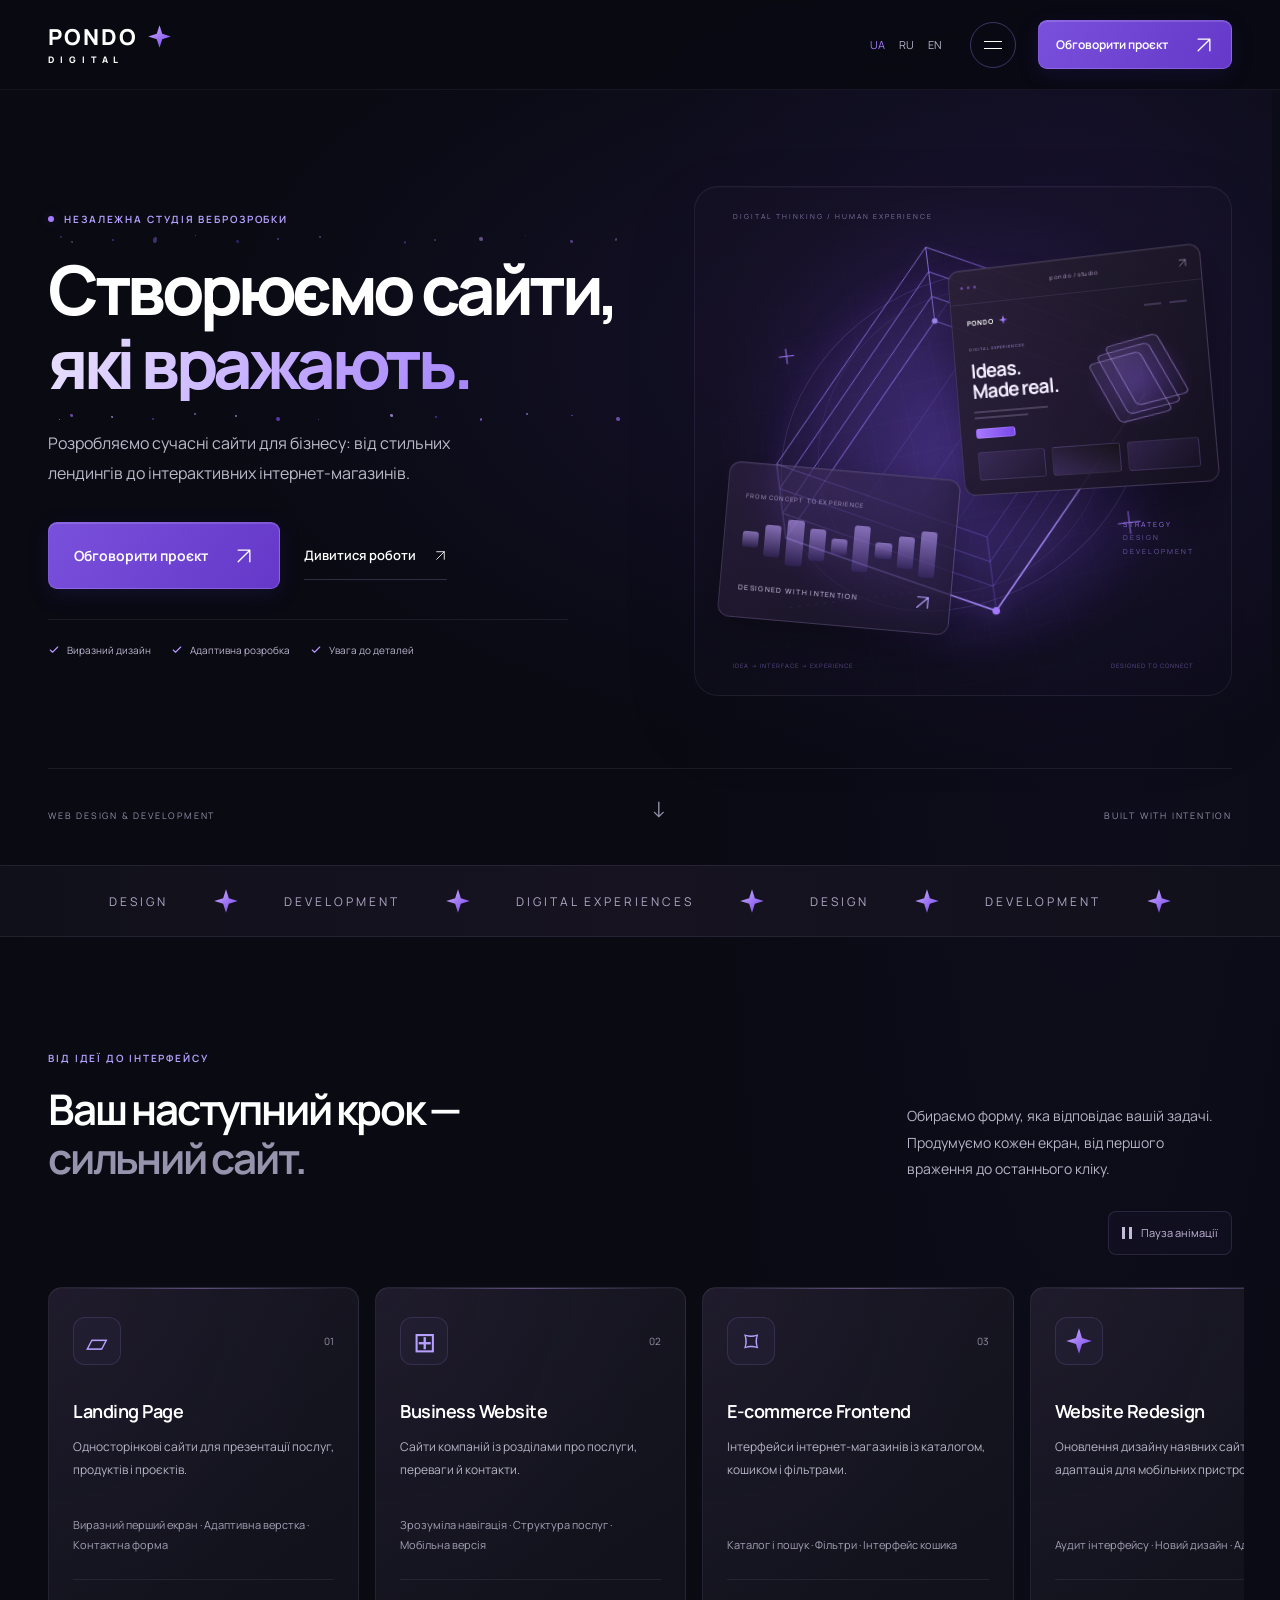
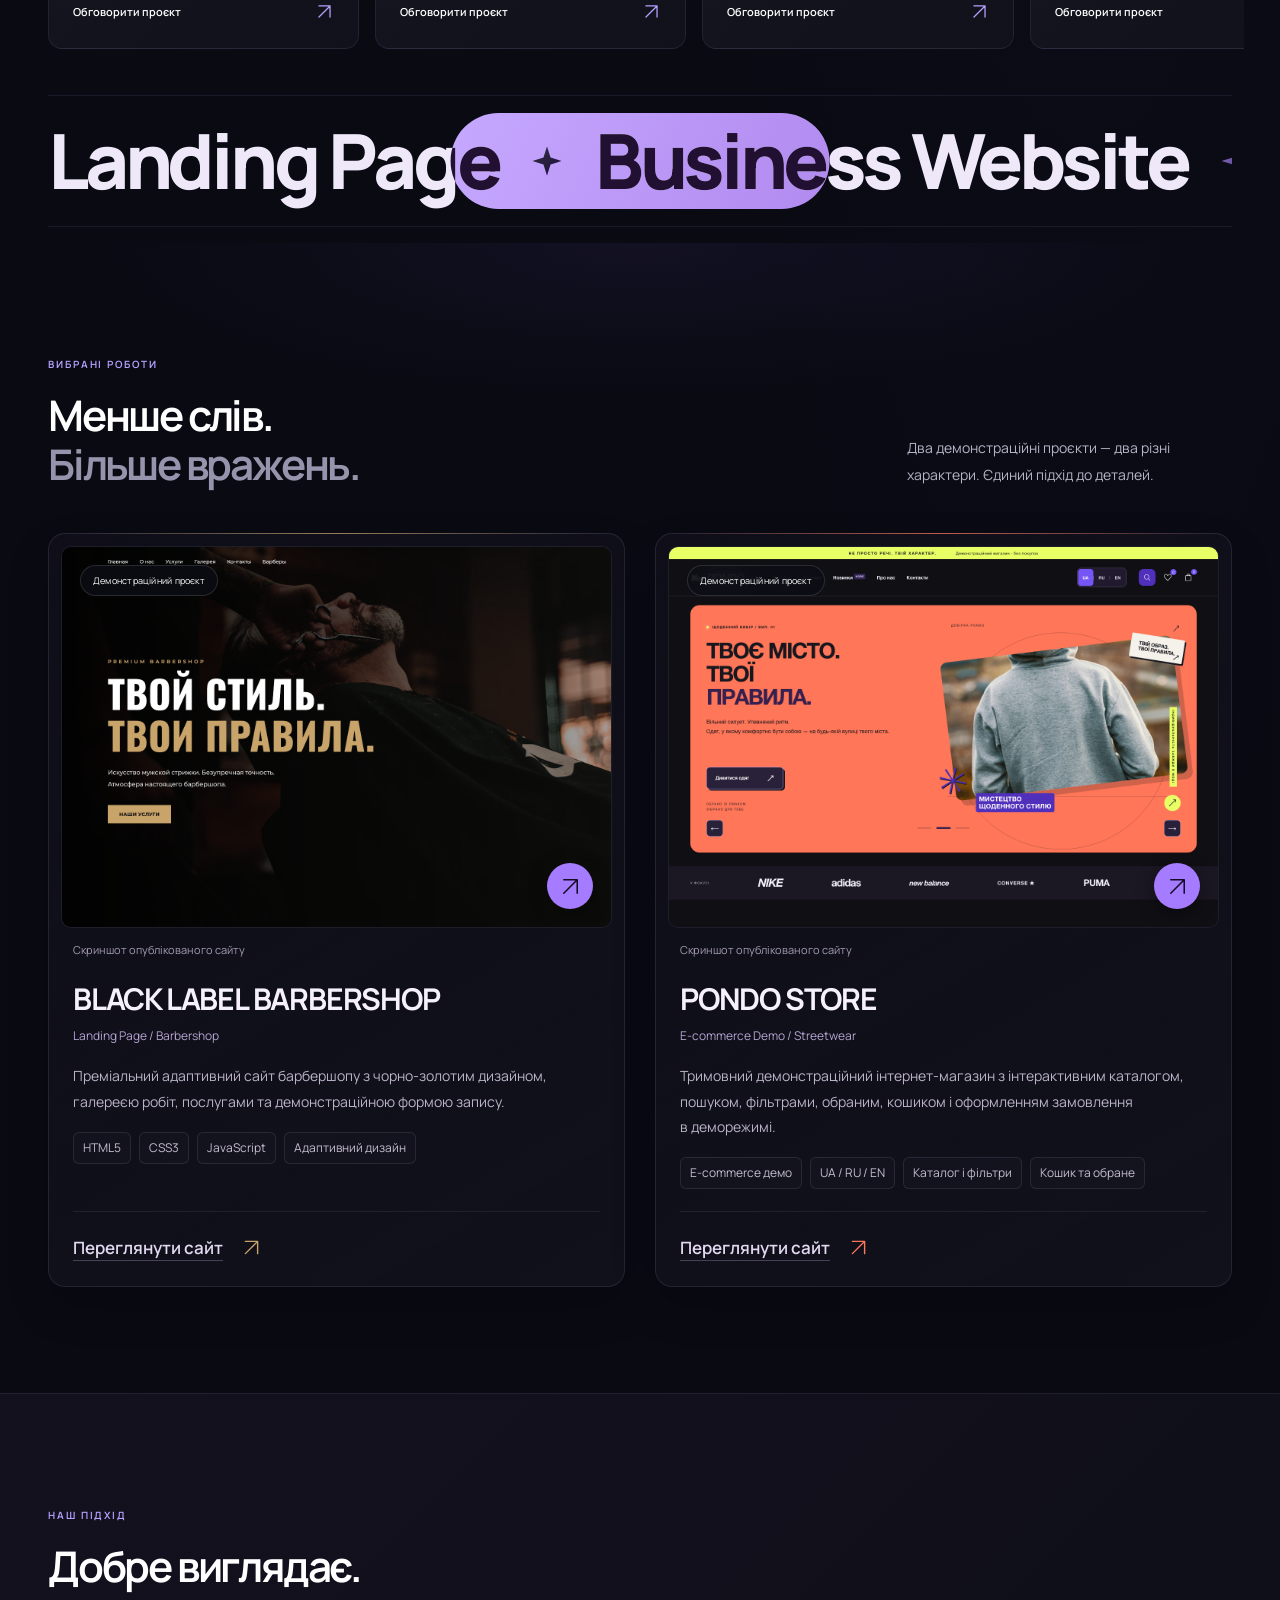
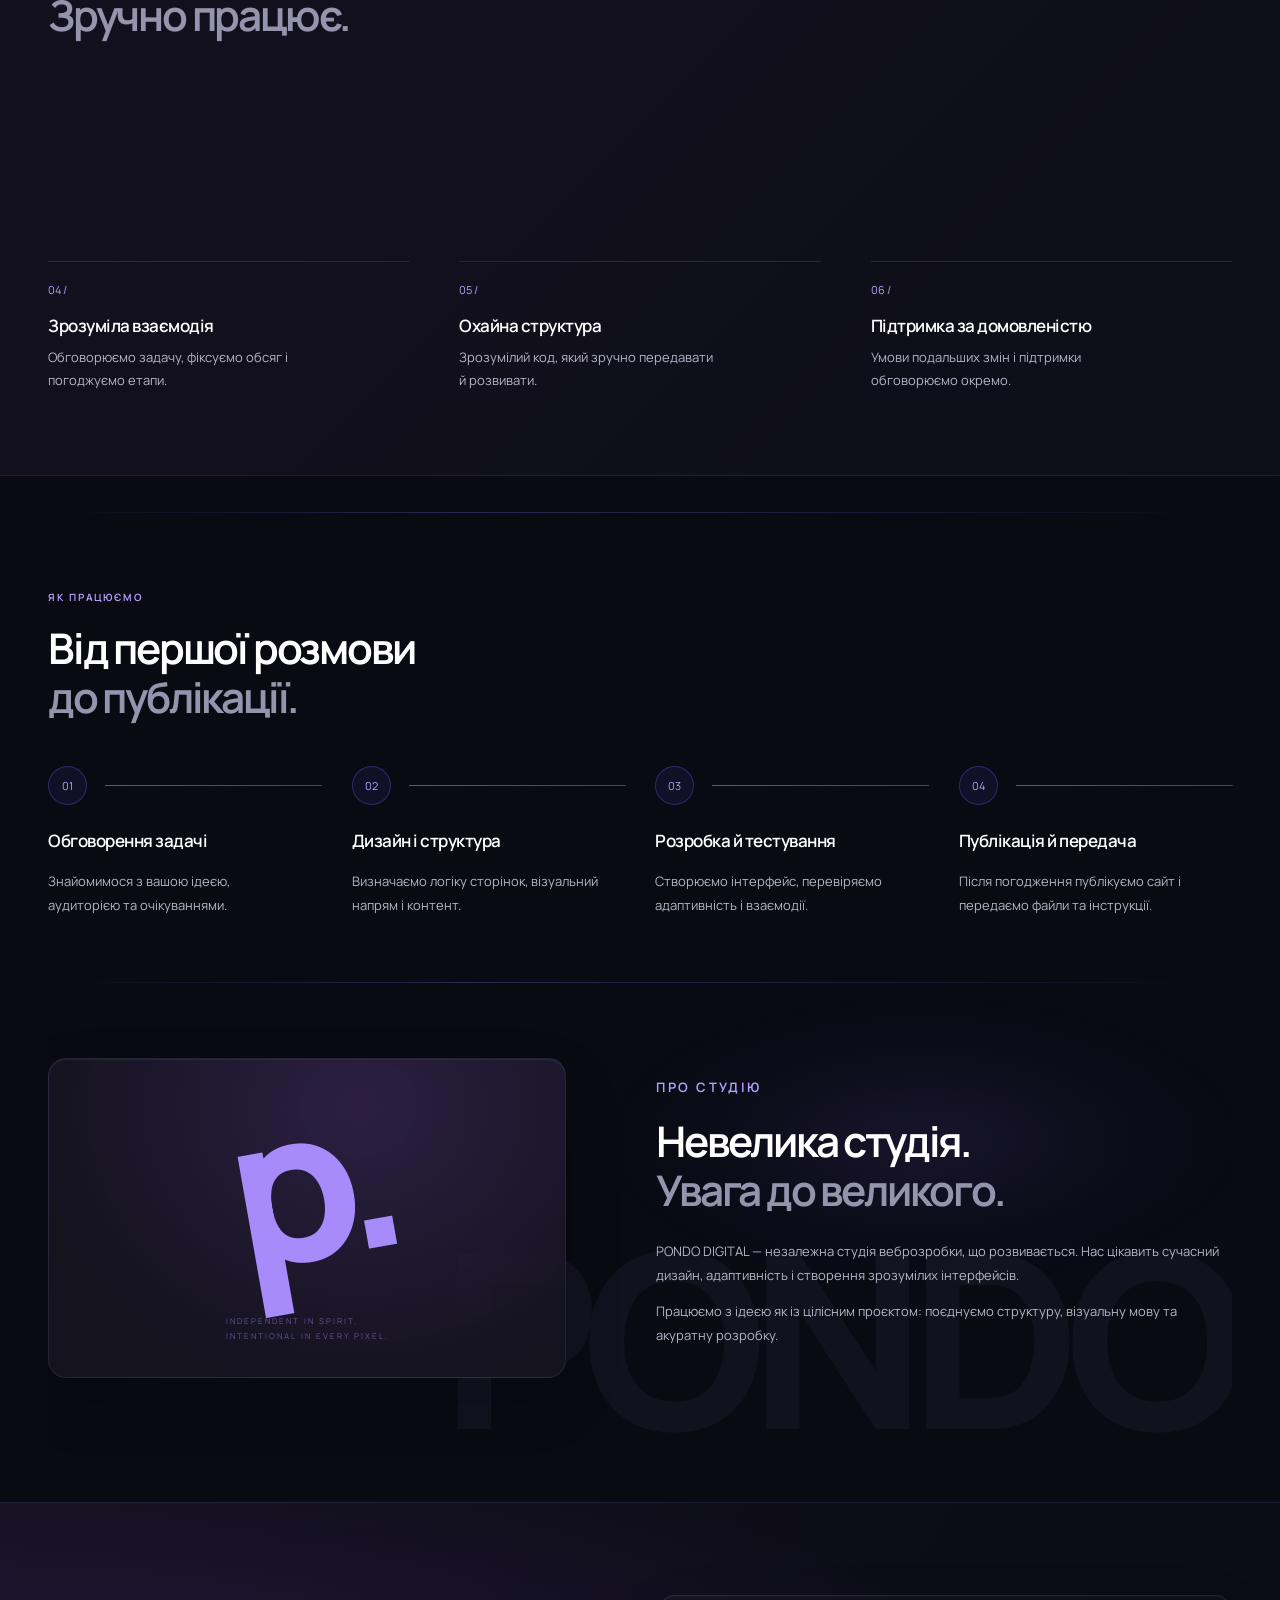
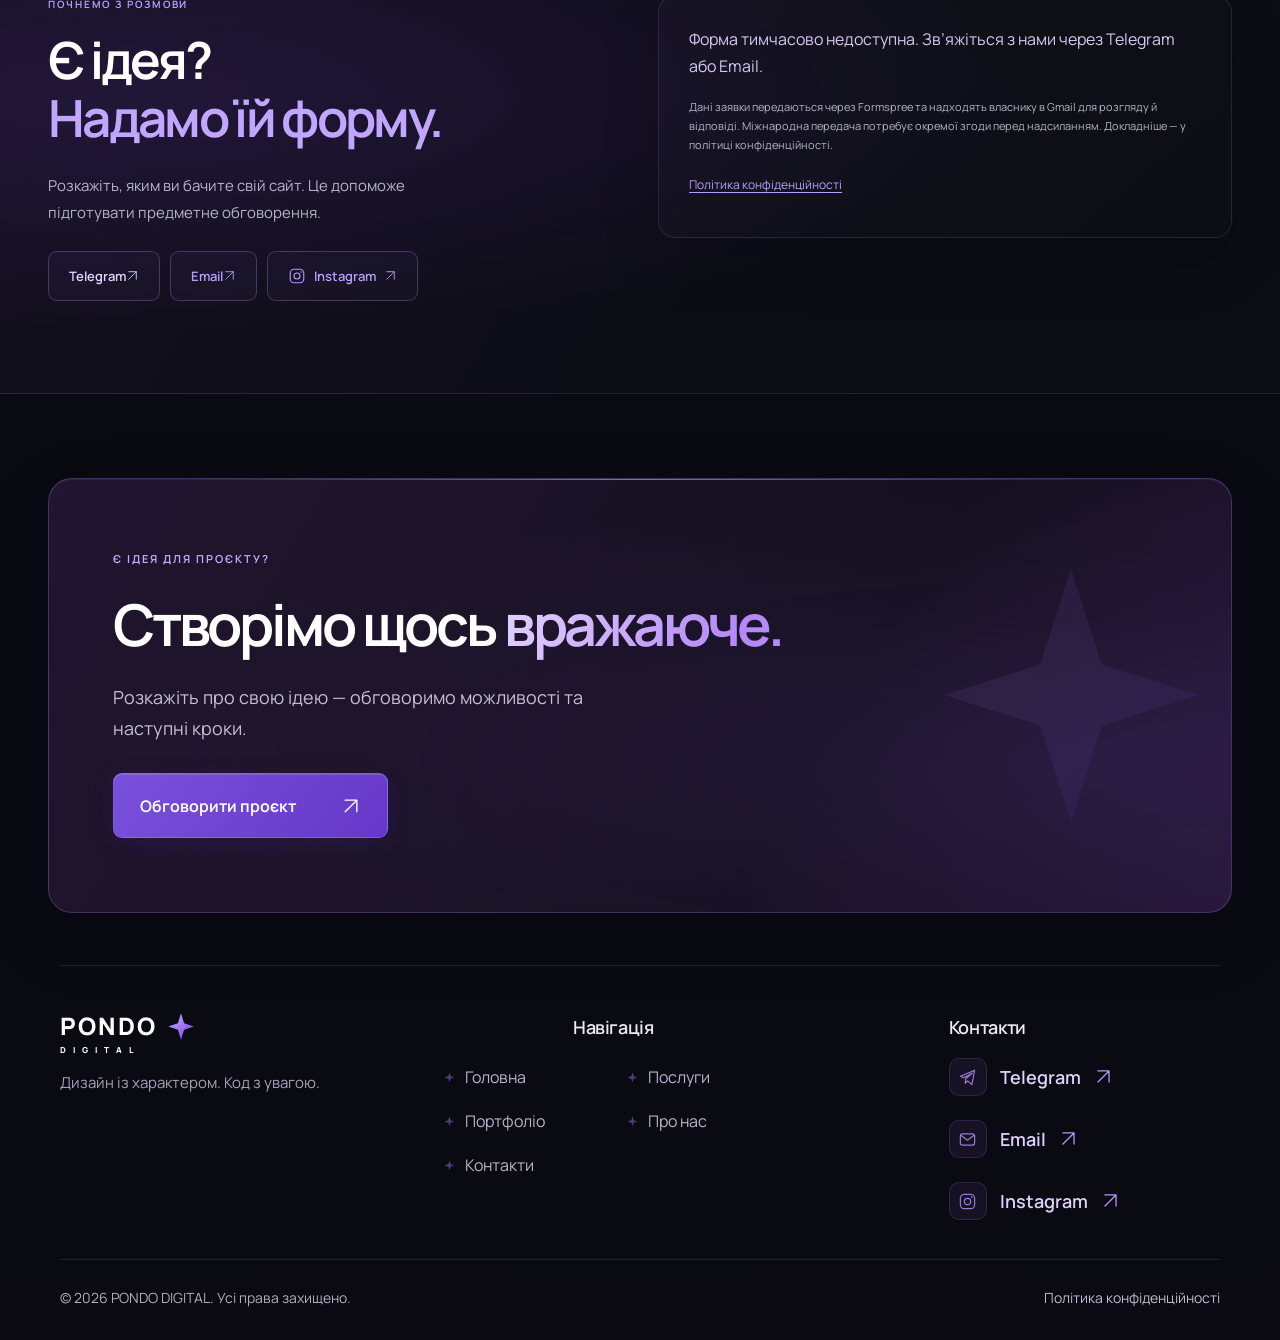
<file: index.html>
<!doctype html><html lang="uk"><head><meta charset="utf-8"><meta name="viewport" content="width=device-width,initial-scale=1"><meta name="theme-color" content="#0C0D14"><title>PONDO DIGITAL — Веброзробка та дизайн</title><meta name="description" content="Створюємо сучасні адаптивні сайти: лендинги, бізнес-сайти та інтерфейси магазинів. Перегляньте демонстраційні роботи PONDO DIGITAL."><meta property="og:title" content="PONDO DIGITAL — Веброзробка та дизайн"><meta property="og:description" content="Незалежна студія веброзробки. Сучасний дизайн та увага до деталей."><meta property="og:type" content="website"><meta property="og:locale" content="uk_UA"><link rel="icon" href="favicon.svg?v=star-1" type="image/svg+xml"><link rel="stylesheet" href="style.css"><script defer src="config.js"></script><script defer src="i18n.js"></script><script defer src="script.js"></script><script defer src="services.js"></script></head><body><a href="#main" class="skip"><span data-i18n="92">До вмісту</span></a><header><div class="header-inner"><a class="logo" href="#home" aria-label="PONDO DIGITAL"><span>PONDO<small>DIGITAL</small></span><img class="brand-star" src="images/pondo-star.svg?v=star-1" width="25" height="25" alt="" aria-hidden="true"></a><div class="header-actions"><div class="languages" role="group" aria-label="Language"><button type="button" data-language="ua" aria-pressed="true">UA</button><button type="button" data-language="ru" aria-pressed="false">RU</button><button type="button" data-language="en" aria-pressed="false">EN</button></div><button class="menu-toggle" type="button" aria-controls="navigation" aria-haspopup="dialog" aria-expanded="false" aria-label="Відкрити меню"><span></span><span></span></button><a href="#contact" class="button small header-cta"><span data-i18n="5">Обговорити проєкт</span> <span aria-hidden="true"><svg class="icon-arrow" viewBox="0 0 24 24" fill="none" aria-hidden="true" focusable="false"><path d="M5 19 19 5M5 5h14v14" stroke="currentColor" stroke-width="1.6" stroke-linecap="round" stroke-linejoin="round"/></svg></span></a></div></div></header><dialog id="navigation" class="site-drawer" aria-labelledby="drawer-title"><div class="drawer-head"><p id="drawer-title" data-i18n="98">Навігація</p><button type="button" class="drawer-close" aria-label="Закрити меню"><span aria-hidden="true">×</span></button></div><div class="drawer-body"><p class="drawer-kicker">PONDO DIGITAL / INDEX</p><nav class="drawer-nav" aria-labelledby="drawer-title"><a href="#home"><span data-i18n="0">Головна</span></a><a href="#services"><span data-i18n="1">Послуги</span></a><a href="#work"><span data-i18n="2">Портфоліо</span></a><a href="#about"><span data-i18n="3">Про нас</span></a><a href="#contact"><span data-i18n="4">Контакти</span></a></nav><div class="drawer-bottom"><div id="drawer-contacts" class="drawer-contacts"><span data-contact="telegram">Telegram</span><span data-contact="instagram">Instagram</span><span data-contact="email">Email</span></div><a href="#contact" class="button"><span data-i18n="5">Обговорити проєкт</span><span aria-hidden="true"><svg class="icon-arrow" viewBox="0 0 24 24" fill="none" aria-hidden="true" focusable="false"><path d="M5 19 19 5M5 5h14v14" stroke="currentColor" stroke-width="1.6" stroke-linecap="round" stroke-linejoin="round"/></svg></span></a><p class="drawer-signature" data-i18n="94">Дизайн із характером. Код з увагою.</p></div></div></dialog><main id="main"><section id="home" class="hero wrap"><div class="hero-copy"><div class="eyebrow"><i></i><span data-i18n="7">НЕЗАЛЕЖНА СТУДІЯ ВЕБРОЗРОБКИ</span></div><div class="hero-title"><h1><span data-i18n="8">Створюємо сайти,</span> <span data-i18n="9" class="accent">які вражають.</span></h1><div class="hero-pigment" aria-hidden="true"><i style="--mobile-x:5%;--x:5%;--y:-4px;--size:2px;--dx:-8px;--dy:-8px;--opacity:0.35;--delay:1200ms;--ink:#C6A8FF"></i><i style="--mobile-x:5%;--x:5%;--y:calc(100% + 4px);--size:3px;--dx:-9px;--dy:9px;--opacity:0.6;--delay:1217ms;--ink:#A879FF"></i><i style="--mobile-x:23%;--x:12%;--y:-4px;--size:1.5px;--dx:-10px;--dy:-10px;--opacity:0.45;--delay:1234ms;--ink:#7948E9"></i><i style="--mobile-x:23%;--x:12%;--y:calc(100% + 4px);--size:2px;--dx:-11px;--dy:11px;--opacity:0.7;--delay:1251ms;--ink:#C6A8FF"></i><i style="--mobile-x:41%;--x:19%;--y:-4px;--size:4px;--dx:-12px;--dy:-12px;--opacity:0.35;--delay:1268ms;--ink:#A879FF"></i><i style="--mobile-x:41%;--x:19%;--y:calc(100% + 4px);--size:2px;--dx:-13px;--dy:13px;--opacity:0.6;--delay:1285ms;--ink:#7948E9"></i><i style="--mobile-x:59%;--x:26%;--y:-4px;--size:1px;--dx:-14px;--dy:-14px;--opacity:0.45;--delay:1302ms;--ink:#C6A8FF"></i><i style="--mobile-x:59%;--x:26%;--y:calc(100% + 4px);--size:2px;--dx:-15px;--dy:8px;--opacity:0.7;--delay:1319ms;--ink:#A879FF"></i><i style="--mobile-x:77%;--x:33%;--y:-4px;--size:3px;--dx:-16px;--dy:-9px;--opacity:0.35;--delay:1336ms;--ink:#7948E9"></i><i style="--mobile-x:77%;--x:33%;--y:calc(100% + 4px);--size:1.5px;--dx:-17px;--dy:10px;--opacity:0.6;--delay:1353ms;--ink:#C6A8FF"></i><i style="--mobile-x:95%;--x:40%;--y:-4px;--size:2px;--dx:-18px;--dy:-11px;--opacity:0.45;--delay:1370ms;--ink:#A879FF"></i><i style="--mobile-x:95%;--x:40%;--y:calc(100% + 4px);--size:4px;--dx:-19px;--dy:12px;--opacity:0.7;--delay:1387ms;--ink:#7948E9"></i><i style="--mobile-x:5%;--x:47%;--y:-4px;--size:2px;--dx:-20px;--dy:-13px;--opacity:0.35;--delay:1404ms;--ink:#C6A8FF"></i><i style="--mobile-x:5%;--x:47%;--y:calc(100% + 4px);--size:1px;--dx:-21px;--dy:14px;--opacity:0.6;--delay:1421ms;--ink:#A879FF"></i><i style="--mobile-x:23%;--x:54%;--y:-4px;--size:2px;--dx:22px;--dy:-8px;--opacity:0.45;--delay:1438ms;--ink:#7948E9"></i><i style="--mobile-x:23%;--x:54%;--y:calc(100% + 4px);--size:3px;--dx:8px;--dy:9px;--opacity:0.7;--delay:1455ms;--ink:#C6A8FF"></i><i style="--mobile-x:41%;--x:61%;--y:-4px;--size:1.5px;--dx:9px;--dy:-10px;--opacity:0.35;--delay:1472ms;--ink:#A879FF"></i><i style="--mobile-x:41%;--x:61%;--y:calc(100% + 4px);--size:2px;--dx:10px;--dy:11px;--opacity:0.6;--delay:1489ms;--ink:#7948E9"></i><i style="--mobile-x:59%;--x:68%;--y:-4px;--size:4px;--dx:11px;--dy:-12px;--opacity:0.45;--delay:1506ms;--ink:#C6A8FF"></i><i style="--mobile-x:59%;--x:68%;--y:calc(100% + 4px);--size:2px;--dx:12px;--dy:13px;--opacity:0.7;--delay:1523ms;--ink:#A879FF"></i><i style="--mobile-x:77%;--x:75%;--y:-4px;--size:1px;--dx:13px;--dy:-14px;--opacity:0.35;--delay:1540ms;--ink:#7948E9"></i><i style="--mobile-x:77%;--x:75%;--y:calc(100% + 4px);--size:2px;--dx:14px;--dy:8px;--opacity:0.6;--delay:1557ms;--ink:#C6A8FF"></i><i style="--mobile-x:95%;--x:82%;--y:-4px;--size:3px;--dx:15px;--dy:-9px;--opacity:0.45;--delay:1574ms;--ink:#A879FF"></i><i style="--mobile-x:95%;--x:82%;--y:calc(100% + 4px);--size:1.5px;--dx:16px;--dy:10px;--opacity:0.7;--delay:1591ms;--ink:#7948E9"></i><i style="--mobile-x:5%;--x:89%;--y:-4px;--size:2px;--dx:17px;--dy:-11px;--opacity:0.35;--delay:1608ms;--ink:#C6A8FF"></i><i style="--mobile-x:5%;--x:89%;--y:calc(100% + 4px);--size:4px;--dx:18px;--dy:12px;--opacity:0.6;--delay:1625ms;--ink:#A879FF"></i><i style="--mobile-x:23%;--x:5%;--y:-4px;--size:2px;--dx:-19px;--dy:-13px;--opacity:0.45;--delay:1642ms;--ink:#7948E9"></i><i style="--mobile-x:23%;--x:5%;--y:calc(100% + 4px);--size:1px;--dx:-20px;--dy:14px;--opacity:0.7;--delay:1659ms;--ink:#C6A8FF"></i></div></div><p data-i18n="10" class="hero-description">Розробляємо сучасні сайти для бізнесу: від стильних лендингів до інтерактивних інтернет-магазинів.</p><div class="hero-buttons"><a href="#contact" class="button"><span data-i18n="5">Обговорити проєкт</span> <span aria-hidden="true"><svg class="icon-arrow" viewBox="0 0 24 24" fill="none" aria-hidden="true" focusable="false"><path d="M5 19 19 5M5 5h14v14" stroke="currentColor" stroke-width="1.6" stroke-linecap="round" stroke-linejoin="round"/></svg></span></a><a href="#work" class="text-link"><span data-i18n="6">Дивитися роботи</span> <span aria-hidden="true"><svg class="icon-arrow" viewBox="0 0 24 24" fill="none" aria-hidden="true" focusable="false"><path d="M5 19 19 5M5 5h14v14" stroke="currentColor" stroke-width="1.6" stroke-linecap="round" stroke-linejoin="round"/></svg></span></a></div><ul class="hero-advantages"><li><span aria-hidden="true"><svg class="icon-check" viewBox="0 0 16 16" fill="none" aria-hidden="true" focusable="false"><path d="m3 8 3 3 7-7" stroke="currentColor" stroke-width="1.5" stroke-linecap="round" stroke-linejoin="round"/></svg></span><span data-i18n="106">Виразний дизайн</span></li><li><span aria-hidden="true"><svg class="icon-check" viewBox="0 0 16 16" fill="none" aria-hidden="true" focusable="false"><path d="m3 8 3 3 7-7" stroke="currentColor" stroke-width="1.5" stroke-linecap="round" stroke-linejoin="round"/></svg></span><span data-i18n="107">Адаптивна розробка</span></li><li><span aria-hidden="true"><svg class="icon-check" viewBox="0 0 16 16" fill="none" aria-hidden="true" focusable="false"><path d="m3 8 3 3 7-7" stroke="currentColor" stroke-width="1.5" stroke-linecap="round" stroke-linejoin="round"/></svg></span><span data-i18n="108">Увага до деталей</span></li></ul></div><div class="hero-art" aria-hidden="true"><div class="art-grid"></div><div class="art-label">DIGITAL THINKING / HUMAN EXPERIENCE</div><svg class="digital-field" viewBox="0 0 520 480" fill="none"><defs><linearGradient id="field-stroke" x1="80" y1="80" x2="450" y2="410" gradientUnits="userSpaceOnUse"><stop stop-color="#a78bfa"/><stop offset="1" stop-color="#7555f6" stop-opacity=".12"/></linearGradient><radialGradient id="field-glow"><stop stop-color="#7555f6" stop-opacity=".24"/><stop offset="1" stop-color="#7555f6" stop-opacity="0"/></radialGradient></defs><circle cx="260" cy="245" r="220" fill="url(#field-glow)"/><g stroke="url(#field-stroke)" stroke-width="1"><path d="M65 302 248 95 458 198 275 405Z"/><path d="M65 276 248 69 458 172 275 379Z"/><path d="M65 250 248 43 458 146 275 353Z"/><path d="M65 224 248 17 458 120 275 327Z"/><path d="M65 224v78m183-285v78m210 25v78M275 327v78"/><path d="m108 254 183-207m-140 228 183-207m-140 228 183-207m-140 228 183-207" opacity=".35"/></g><path d="m65 302 210 103 183-207" stroke="#a78bfa" stroke-width="1.5"/><circle cx="275" cy="405" r="4" fill="var(--accent)"/><circle cx="248" cy="95" r="3" fill="#a78bfa"/><path d="M425 318v24m-12-12h24M89 105v16m-8-8h16" stroke="var(--accent)"/><path d="M60 375H190M330 65h135" stroke="#a78bfa" opacity=".25" stroke-dasharray="3 6"/></svg><div class="art-orbit orbit-one"></div><div class="art-orbit orbit-two"></div><div class="interface-panel panel-top web-mockup"><div class="mock-browser"><span><i></i><i></i><i></i></span><span>pondo / studio</span><b><svg class="icon-arrow" viewBox="0 0 24 24" fill="none" aria-hidden="true" focusable="false"><path d="M5 19 19 5M5 5h14v14" stroke="currentColor" stroke-width="1.6" stroke-linecap="round" stroke-linejoin="round"/></svg></b></div><div class="mock-nav"><span>PONDO<img src="images/pondo-star.svg?v=star-1" alt="" width="10" height="10"></span><i></i><i></i></div><div class="mock-content"><div><span class="mock-kicker">DIGITAL EXPERIENCES</span><strong>Ideas.<br>Made real.</strong><span class="mock-copy"></span><span class="mock-copy short"></span><span class="mock-cta"></span></div><div class="mock-sculpture"><i></i><i></i><i></i></div></div><div class="mock-projects"><i></i><i></i><i></i></div></div><div class="interface-panel panel-bottom"><span class="panel-code">FROM CONCEPT TO EXPERIENCE</span><div class="panel-wave"><i></i><i></i><i></i><i></i><i></i><i></i><i></i><i></i><i></i></div><span class="panel-heading">DESIGNED WITH INTENTION <b><svg class="icon-arrow" viewBox="0 0 24 24" fill="none" aria-hidden="true" focusable="false"><path d="M5 19 19 5M5 5h14v14" stroke="currentColor" stroke-width="1.6" stroke-linecap="round" stroke-linejoin="round"/></svg></b></span></div><div class="field-coordinate">STRATEGY<br><span>DESIGN<br>DEVELOPMENT</span></div><div class="art-bottom"><span>IDEA → INTERFACE → EXPERIENCE</span><span>DESIGNED TO CONNECT</span></div></div><div class="hero-bottom"><span>WEB DESIGN & DEVELOPMENT</span><a href="#services" aria-label="Scroll">↓</a><span>BUILT WITH INTENTION</span></div></section><div class="ticker" aria-hidden="true"><div>DESIGN <b><img class="ticker-star" src="images/pondo-star.svg?v=star-1" width="26" height="26" alt="" aria-hidden="true"></b> DEVELOPMENT <b><img class="ticker-star" src="images/pondo-star.svg?v=star-1" width="26" height="26" alt="" aria-hidden="true"></b> DIGITAL EXPERIENCES <b><img class="ticker-star" src="images/pondo-star.svg?v=star-1" width="26" height="26" alt="" aria-hidden="true"></b> DESIGN <b><img class="ticker-star" src="images/pondo-star.svg?v=star-1" width="26" height="26" alt="" aria-hidden="true"></b> DEVELOPMENT <b><img class="ticker-star" src="images/pondo-star.svg?v=star-1" width="26" height="26" alt="" aria-hidden="true"></b></div></div><section id="services" class="section wrap"><div class="section-heading"><div><p data-i18n="12" class="eyebrow">ВІД ІДЕЇ ДО ІНТЕРФЕЙСУ</p><h2 id="services-title"><span data-i18n="13">Ваш наступний крок —</span><br><span data-i18n="14" class="muted">сильний сайт.</span></h2></div><p data-i18n="15" class="section-description">Обираємо форму, яка відповідає вашій задачі. Продумуємо кожен екран, від першого враження до останнього кліку.</p></div><div class="service-controls"><p class="service-swipe-hint" data-i18n="115">Гортайте, щоб переглянути всі послуги</p><button class="service-motion-toggle" type="button" aria-pressed="false" aria-controls="service-showcase service-type" hidden><span class="motion-toggle-icon" aria-hidden="true"></span><span data-i18n="114">Пауза анімації</span></button></div><div id="service-showcase" class="service-viewport" role="region" aria-labelledby="services-title"><div class="service-track"><div class="service-grid"><article class="service-card"><div class="card-top"><span class="service-icon" aria-hidden="true">▱</span><span>01</span></div><h3 id="service-name-0">Landing Page</h3><button class="service-details-trigger" type="button" data-service="0" aria-haspopup="dialog" aria-controls="service-dialog" aria-labelledby="service-action-0 service-name-0" hidden><span id="service-action-0" class="service-sr-only" data-i18n="116">Детальніше</span></button><p data-i18n="16">Односторінкові сайти для презентації послуг, продуктів і проєктів.</p><p data-i18n="17" class="features">Виразний перший екран · Адаптивна верстка · Контактна форма</p><a href="#contact" class="service-link"><span data-i18n="5">Обговорити проєкт</span> <span aria-hidden="true"><svg class="icon-arrow" viewBox="0 0 24 24" fill="none" aria-hidden="true" focusable="false"><path d="M5 19 19 5M5 5h14v14" stroke="currentColor" stroke-width="1.6" stroke-linecap="round" stroke-linejoin="round"/></svg></span></a></article><article class="service-card"><div class="card-top"><span class="service-icon" aria-hidden="true">⊞</span><span>02</span></div><h3 id="service-name-1">Business Website</h3><button class="service-details-trigger" type="button" data-service="1" aria-haspopup="dialog" aria-controls="service-dialog" aria-labelledby="service-action-1 service-name-1" hidden><span id="service-action-1" class="service-sr-only" data-i18n="116">Детальніше</span></button><p data-i18n="18">Сайти компаній із розділами про послуги, переваги й контакти.</p><p data-i18n="19" class="features">Зрозуміла навігація · Структура послуг · Мобільна версія</p><a href="#contact" class="service-link"><span data-i18n="5">Обговорити проєкт</span> <span aria-hidden="true"><svg class="icon-arrow" viewBox="0 0 24 24" fill="none" aria-hidden="true" focusable="false"><path d="M5 19 19 5M5 5h14v14" stroke="currentColor" stroke-width="1.6" stroke-linecap="round" stroke-linejoin="round"/></svg></span></a></article><article class="service-card"><div class="card-top"><span class="service-icon" aria-hidden="true">⌑</span><span>03</span></div><h3 id="service-name-2">E-commerce Frontend</h3><button class="service-details-trigger" type="button" data-service="2" aria-haspopup="dialog" aria-controls="service-dialog" aria-labelledby="service-action-2 service-name-2" hidden><span id="service-action-2" class="service-sr-only" data-i18n="116">Детальніше</span></button><p data-i18n="20">Інтерфейси інтернет-магазинів із каталогом, кошиком і фільтрами.</p><p data-i18n="21" class="features">Каталог і пошук · Фільтри · Інтерфейс кошика</p><a href="#contact" class="service-link"><span data-i18n="5">Обговорити проєкт</span> <span aria-hidden="true"><svg class="icon-arrow" viewBox="0 0 24 24" fill="none" aria-hidden="true" focusable="false"><path d="M5 19 19 5M5 5h14v14" stroke="currentColor" stroke-width="1.6" stroke-linecap="round" stroke-linejoin="round"/></svg></span></a></article><article class="service-card"><div class="card-top"><span class="service-icon" aria-hidden="true"><img class="ticker-star" src="images/pondo-star.svg?v=star-1" width="26" height="26" alt="" aria-hidden="true"></span><span>04</span></div><h3 id="service-name-3">Website Redesign</h3><button class="service-details-trigger" type="button" data-service="3" aria-haspopup="dialog" aria-controls="service-dialog" aria-labelledby="service-action-3 service-name-3" hidden><span id="service-action-3" class="service-sr-only" data-i18n="116">Детальніше</span></button><p data-i18n="22">Оновлення дизайну наявних сайтів та адаптація для мобільних пристроїв.</p><p data-i18n="23" class="features">Аудит інтерфейсу · Новий дизайн · Адаптивність</p><a href="#contact" class="service-link"><span data-i18n="5">Обговорити проєкт</span> <span aria-hidden="true"><svg class="icon-arrow" viewBox="0 0 24 24" fill="none" aria-hidden="true" focusable="false"><path d="M5 19 19 5M5 5h14v14" stroke="currentColor" stroke-width="1.6" stroke-linecap="round" stroke-linejoin="round"/></svg></span></a></article></div></div></div><div id="service-type" class="service-type" aria-hidden="true"><div class="service-type-light"><div class="service-type-track"><div class="service-type-group"><span>Landing Page</span><img src="images/pondo-star.svg?v=star-1" alt="" width="32" height="32"><span>Business Website</span><img src="images/pondo-star.svg?v=star-1" alt="" width="32" height="32"><span>E-commerce Frontend</span><img src="images/pondo-star.svg?v=star-1" alt="" width="32" height="32"><span>Website Redesign</span><img src="images/pondo-star.svg?v=star-1" alt="" width="32" height="32"></div><div class="service-type-group"><span>Landing Page</span><img src="images/pondo-star.svg?v=star-1" alt="" width="32" height="32"><span>Business Website</span><img src="images/pondo-star.svg?v=star-1" alt="" width="32" height="32"><span>E-commerce Frontend</span><img src="images/pondo-star.svg?v=star-1" alt="" width="32" height="32"><span>Website Redesign</span><img src="images/pondo-star.svg?v=star-1" alt="" width="32" height="32"></div></div></div><div class="service-type-capsule"></div><div class="service-type-mask"><div class="service-type-track"><div class="service-type-group"><span>Landing Page</span><img src="images/pondo-star.svg?v=star-1" alt="" width="32" height="32"><span>Business Website</span><img src="images/pondo-star.svg?v=star-1" alt="" width="32" height="32"><span>E-commerce Frontend</span><img src="images/pondo-star.svg?v=star-1" alt="" width="32" height="32"><span>Website Redesign</span><img src="images/pondo-star.svg?v=star-1" alt="" width="32" height="32"></div><div class="service-type-group"><span>Landing Page</span><img src="images/pondo-star.svg?v=star-1" alt="" width="32" height="32"><span>Business Website</span><img src="images/pondo-star.svg?v=star-1" alt="" width="32" height="32"><span>E-commerce Frontend</span><img src="images/pondo-star.svg?v=star-1" alt="" width="32" height="32"><span>Website Redesign</span><img src="images/pondo-star.svg?v=star-1" alt="" width="32" height="32"></div></div></div></div><dialog id="service-dialog" class="service-dialog" aria-labelledby="service-dialog-title" aria-describedby="service-dialog-description"><button class="service-dialog-close" type="button" autofocus><span aria-hidden="true">×</span><span class="service-sr-only" data-i18n="117">Закрити вікно</span></button><span class="service-dialog-icon" aria-hidden="true"></span><p class="eyebrow" data-i18n="118">ПРО ПОСЛУГУ</p><h2 id="service-dialog-title"></h2><p id="service-dialog-description"></p><ul class="service-dialog-features"></ul><a class="button service-dialog-cta" href="#contact"><span data-i18n="5">Обговорити проєкт</span><span aria-hidden="true"><svg class="icon-arrow" viewBox="0 0 24 24" fill="none" aria-hidden="true" focusable="false"><path d="M5 19 19 5M5 5h14v14" stroke="currentColor" stroke-width="1.6" stroke-linecap="round" stroke-linejoin="round"/></svg></span></a></dialog></section><section id="work" class="section wrap"><div class="section-heading"><div><p data-i18n="24" class="eyebrow">ВИБРАНІ РОБОТИ</p><h2><span data-i18n="25">Менше слів.</span><br><span data-i18n="26" class="muted">Більше вражень.</span></h2></div><p data-i18n="27" class="section-description">Два демонстраційні проєкти — два різні характери. Єдиний підхід до деталей.</p></div><div class="work-grid"><article class="project project-barber reveal"><a class="project-image" href="https://pondo31.github.io/black-label-barbershop/" target="_blank" rel="noopener noreferrer" aria-label="BLACK LABEL BARBERSHOP"><img src="images/black-label-screenshot.png" width="1440" height="1000" loading="lazy" alt="BLACK LABEL BARBERSHOP — screenshot of the published website"><span class="demo-badge"><span data-i18n="28">Демонстраційний проєкт</span></span><span class="project-arrow" aria-hidden="true"><span><svg class="icon-arrow" viewBox="0 0 24 24" fill="none" aria-hidden="true" focusable="false"><path d="M5 19 19 5M5 5h14v14" stroke="currentColor" stroke-width="1.6" stroke-linecap="round" stroke-linejoin="round"/></svg></span></span></a><p data-i18n="29" class="preview-caption">Скриншот опублікованого сайту</p><div class="project-title"><h3>BLACK LABEL BARBERSHOP</h3><span>Landing Page / Barbershop</span></div><p data-i18n="30" class="project-description">Преміальний адаптивний сайт барбершопу з чорно-золотим дизайном, галереєю робіт, послугами та демонстраційною формою запису.</p><ul class="project-tags"><li>HTML5</li><li>CSS3</li><li>JavaScript</li><li data-i18n="139">Адаптивний дизайн</li></ul><div class="project-bottom"><a class="project-view-link" target="_blank" rel="noopener noreferrer" href="https://pondo31.github.io/black-label-barbershop/"><span data-i18n="143">Переглянути сайт</span><span class="project-view-arrow" aria-hidden="true"><svg class="icon-arrow" viewBox="0 0 24 24" fill="none" aria-hidden="true" focusable="false"><path d="M5 19 19 5M5 5h14v14" stroke="currentColor" stroke-width="1.6" stroke-linecap="round" stroke-linejoin="round"/></svg></span></a></div></article><article class="project project-store reveal"><a class="project-image" href="https://pondo31.github.io/store/" target="_blank" rel="noopener noreferrer" aria-label="PONDO STORE"><img src="images/pondo-store-screenshot.png" width="1440" height="1000" loading="lazy" alt="PONDO STORE — screenshot of the published website"><span class="demo-badge"><span data-i18n="28">Демонстраційний проєкт</span></span><span class="project-arrow" aria-hidden="true"><span><svg class="icon-arrow" viewBox="0 0 24 24" fill="none" aria-hidden="true" focusable="false"><path d="M5 19 19 5M5 5h14v14" stroke="currentColor" stroke-width="1.6" stroke-linecap="round" stroke-linejoin="round"/></svg></span></span></a><p data-i18n="29" class="preview-caption">Скриншот опублікованого сайту</p><div class="project-title"><h3>PONDO STORE</h3><span>E-commerce Demo / Streetwear</span></div><p data-i18n="31" class="project-description">Тримовний демонстраційний інтернет-магазин з інтерактивним каталогом, пошуком, фільтрами, обраним, кошиком і оформленням замовлення в деморежимі.</p><ul class="project-tags"><li data-i18n="140">E-commerce демо</li><li>UA / RU / EN</li><li data-i18n="141">Каталог і фільтри</li><li data-i18n="142">Кошик та обране</li></ul><div class="project-bottom"><a class="project-view-link" target="_blank" rel="noopener noreferrer" href="https://pondo31.github.io/store/"><span data-i18n="143">Переглянути сайт</span><span class="project-view-arrow" aria-hidden="true"><svg class="icon-arrow" viewBox="0 0 24 24" fill="none" aria-hidden="true" focusable="false"><path d="M5 19 19 5M5 5h14v14" stroke="currentColor" stroke-width="1.6" stroke-linecap="round" stroke-linejoin="round"/></svg></span></a></div></article></div></section><section class="section approach"><div class="wrap"><div class="section-heading"><div><p data-i18n="33" class="eyebrow">НАШ ПІДХІД</p><h2><span data-i18n="34">Добре виглядає.</span><br><span data-i18n="35" class="muted">Зручно працює.</span></h2></div></div><div class="benefit-grid"><article class="benefit reveal"><span class="benefit-number">01 /</span><h3 data-i18n="36">Адаптивний дизайн</h3><p data-i18n="37">Продуманий вигляд на телефоні, планшеті та великому екрані.</p></article><article class="benefit reveal"><span class="benefit-number">02 /</span><h3 data-i18n="38">Сучасні технології</h3><p data-i18n="39">Легкі інтерфейси на HTML, CSS та JavaScript.</p></article><article class="benefit reveal"><span class="benefit-number">03 /</span><h3 data-i18n="40">Увага до деталей</h3><p data-i18n="41">Ритм, типографіка й мікровзаємодії складаються в цілісний досвід.</p></article><article class="benefit reveal"><span class="benefit-number">04 /</span><h3 data-i18n="42">Зрозуміла взаємодія</h3><p data-i18n="43">Обговорюємо задачу, фіксуємо обсяг і погоджуємо етапи.</p></article><article class="benefit reveal"><span class="benefit-number">05 /</span><h3 data-i18n="44">Охайна структура</h3><p data-i18n="45">Зрозумілий код, який зручно передавати й розвивати.</p></article><article class="benefit reveal"><span class="benefit-number">06 /</span><h3 data-i18n="46">Підтримка за домовленістю</h3><p data-i18n="47">Умови подальших змін і підтримки обговорюємо окремо.</p></article></div></div></section><section class="section wrap process-section"><span class="section-divider" aria-hidden="true"></span><div class="section-heading"><div><p data-i18n="48" class="eyebrow">ЯК ПРАЦЮЄМО</p><h2><span data-i18n="49">Від першої розмови</span><br><span data-i18n="50" class="muted">до публікації.</span></h2></div></div><div class="process-grid"><article class="step reveal"><div class="step-line"><span>01</span><i></i></div><h3 data-i18n="51">Обговорення задачі</h3><p data-i18n="52">Знайомимося з вашою ідеєю, аудиторією та очікуваннями.</p></article><article class="step reveal"><div class="step-line"><span>02</span><i></i></div><h3 data-i18n="53">Дизайн і структура</h3><p data-i18n="54">Визначаємо логіку сторінок, візуальний напрям і контент.</p></article><article class="step reveal"><div class="step-line"><span>03</span><i></i></div><h3 data-i18n="55">Розробка й тестування</h3><p data-i18n="56">Створюємо інтерфейс, перевіряємо адаптивність і взаємодії.</p></article><article class="step reveal"><div class="step-line"><span>04</span><i></i></div><h3 data-i18n="57">Публікація й передача</h3><p data-i18n="58">Після погодження публікуємо сайт і передаємо файли та інструкції.</p></article></div></section><section id="about" class="section wrap about"><span class="section-divider" aria-hidden="true"></span><span class="about-word" aria-hidden="true">PONDO</span><div class="about-art" aria-hidden="true"><span>p.</span><div>INDEPENDENT IN SPIRIT.<br>INTENTIONAL IN EVERY PIXEL.</div></div><div><div class="section-heading"><div><p data-i18n="59" class="eyebrow">ПРО СТУДІЮ</p><h2><span data-i18n="60">Невелика студія.</span><br><span data-i18n="61" class="muted">Увага до великого.</span></h2></div></div><p data-i18n="62">PONDO DIGITAL — незалежна студія веброзробки, що розвивається. Нас цікавить сучасний дизайн, адаптивність і створення зрозумілих інтерфейсів.</p><p data-i18n="63" class="muted">Працюємо з ідеєю як із цілісним проєктом: поєднуємо структуру, візуальну мову та акуратну розробку.</p></div></section><section id="contact" class="section contact"><div class="wrap contact-grid"><div><div class="section-heading"><div><p data-i18n="64" class="eyebrow">ПОЧНЕМО З РОЗМОВИ</p><h2><span data-i18n="65">Є ідея?</span><br><span data-i18n="66" class="muted">Надамо їй форму.</span></h2></div></div><p data-i18n="67" class="contact-intro">Розкажіть, яким ви бачите свій сайт. Це допоможе підготувати предметне обговорення.</p><div class="demo-notice" hidden><span class="notice-dot"></span><div><strong data-i18n="68">Демонстраційна форма</strong><p data-i18n="69">Доставку заявок ще не підключено. Дані форми не надсилаються й не зберігаються. Для прямого зв’язку скористайтеся Telegram або Email нижче.</p></div></div><div id="direct-contacts" data-contacts></div></div><form id="contact-form" method="post" novalidate><div class="honeypot" aria-hidden="true"><label for="website-check">Leave this field empty</label><input id="website-check" name="_gotcha" type="text" tabindex="-1" autocomplete="off"></div><div class="form-grid" hidden><div class="field "><label for="name"><span data-i18n="70">Ім’я</span></label><input id="name" name="name" autocomplete="name" maxlength="100" required aria-describedby="name-error"><span class="field-error" id="name-error"></span></div><div class="field "><label for="method"><span data-i18n="71">Спосіб зв’язку</span></label><select id="method" name="method" aria-describedby="method-error"><option value="email">Email</option><option value="telegram">Telegram</option></select><span class="field-error" id="method-error"></span></div><div class="field "><label for="reply"><span data-i18n="72">Контакт для відповіді</span></label><input id="reply" name="reply" type="email" autocomplete="email" maxlength="254" required aria-describedby="reply-error"><span class="field-error" id="reply-error"></span></div><div class="field "><label for="website"><span data-i18n="73">Тип сайту</span></label><select id="website" name="website" required aria-describedby="website-error"><option value="" data-i18n="76">Оберіть тип</option><option value="Landing Page">Landing Page</option><option value="Business Website">Business Website</option><option value="E-commerce Frontend">E-commerce Frontend</option><option value="Website Redesign">Website Redesign</option><option value="other" data-i18n="77">Інше</option></select><span class="field-error" id="website-error"></span></div><div class="field full"><label for="description"><span data-i18n="74">Опис задачі</span></label><textarea id="description" name="description" rows="4" required maxlength="5000" data-placeholder="79" aria-describedby="description-error"></textarea><span class="field-error" id="description-error"></span></div><div class="field full"><label for="budget"><span data-i18n="75">Бюджет (необов’язково)</span></label><input id="budget" name="budget" maxlength="100" data-placeholder="80"><span class="field-error" id="budget-error"></span></div></div><div class="form-privacy"><p id="privacy-notice" data-i18n="99">Форма тимчасово недоступна. Зв’яжіться з нами через Telegram або Email.</p><p data-i18n="100">Дані заявки передаються через Formspree та надходять власнику в Gmail для розгляду й відповіді. Міжнародна передача потребує окремої згоди перед надсиланням. Докладніше — у політиці конфіденційності.</p><a id="privacy-link" href="privacy.html" data-policy-link data-i18n="101">Політика конфіденційності</a></div><div id="transfer-consent-block" class="transfer-consent" hidden><p id="transfer-consent-notice" data-i18n="144">Передаються ім’я, обраний контакт, тип сайту, опис задачі та бюджет, якщо зазначений; сервіс також може отримувати технічні дані з’єднання. Formspree описує обробку у США й інших країнах своєї діяльності; Google використовує сервери по всьому світу. Точні країни для конкретної заявки не встановлені; правила захисту та доступу органів влади можуть відрізнятися. Повне видалення технічних копій не гарантується. Згода добровільна: без неї форма не надсилає дані. Відкликати її для майбутніх передач можна через volk2002d@gmail.com; це не скасовує завершених передач. Перехід до Email чи Telegram також передбачає обробку відповідною сторонньою платформою.</p><a href="privacy.html" data-policy-link data-i18n="101">Політика конфіденційності</a><label class="transfer-consent-label" for="transfer-consent"><input id="transfer-consent" name="transfer_consent" type="checkbox" autocomplete="off" required disabled aria-describedby="transfer-consent-notice transfer-consent-error"><span data-i18n="145">Я окремо погоджуюся на передачу даних цієї заявки через Formspree, Inc. до Gmail (Google) для розгляду звернення та відповіді, з можливою обробкою за межами України, зокрема у США. Я прочитав(-ла) пояснення міжнародної передачі в політиці конфіденційності.</span></label><span class="field-error" id="transfer-consent-error" role="status"></span></div><button class="button form-submit" type="submit" disabled hidden><span data-i18n="78">Перевірити демоформу</span><span aria-hidden="true"><svg class="icon-arrow" viewBox="0 0 24 24" fill="none" aria-hidden="true" focusable="false"><path d="M5 19 19 5M5 5h14v14" stroke="currentColor" stroke-width="1.6" stroke-linecap="round" stroke-linejoin="round"/></svg></span></button><p id="form-status" role="status" aria-live="polite" hidden></p></form></div></section><section class="closing-section wrap" aria-labelledby="closing-title"><div class="closing-cta reveal"><div class="closing-copy"><p class="eyebrow" data-i18n="109">Є ІДЕЯ ДЛЯ ПРОЄКТУ?</p><h2 id="closing-title"><span data-i18n="110">Створімо щось</span> <span class="closing-accent" data-i18n="111">вражаюче.</span></h2><p class="closing-description" data-i18n="112">Розкажіть про свою ідею — обговоримо можливості та наступні кроки.</p><a class="button closing-button" href="#contact"><span data-i18n="5">Обговорити проєкт</span><span aria-hidden="true"><svg class="icon-arrow" viewBox="0 0 24 24" fill="none" aria-hidden="true" focusable="false"><path d="M5 19 19 5M5 5h14v14" stroke="currentColor" stroke-width="1.6" stroke-linecap="round" stroke-linejoin="round"/></svg></span></a></div><img class="closing-star" src="images/pondo-star.svg?v=star-1" width="340" height="340" alt="" aria-hidden="true"></div></section></main><footer class="studio-footer"><div class="wrap"><div class="studio-footer-grid"><div class="studio-footer-brand"><a class="logo" href="#home" aria-label="PONDO DIGITAL"><span>PONDO<small>DIGITAL</small></span><img class="brand-star" src="images/pondo-star.svg?v=star-1" width="38" height="38" alt="" aria-hidden="true"></a><p class="studio-footer-signature" data-i18n="94">Дизайн із характером. Код з увагою.</p></div><nav class="studio-footer-nav" aria-labelledby="footer-nav-title"><h2 id="footer-nav-title" data-i18n="113">Навігація</h2><a href="#home"><span data-i18n="0">Головна</span></a><a href="#services"><span data-i18n="1">Послуги</span></a><a href="#work"><span data-i18n="2">Портфоліо</span></a><a href="#about"><span data-i18n="3">Про нас</span></a><a href="#contact"><span data-i18n="4">Контакти</span></a></nav><div class="studio-footer-contact"><h2 data-i18n="4">Контакти</h2><div id="footer-contacts" class="studio-footer-contacts" data-contacts></div></div></div><div class="studio-footer-bottom"><p>© <span id="year">2026</span> PONDO DIGITAL. <span data-i18n="93">Усі права захищено.</span></p><a href="privacy.html" data-policy-link data-i18n="101">Політика конфіденційності</a></div></div></footer><noscript><p class="wrap">Для перемикання мов і перевірки демоформи увімкніть JavaScript. / Enable JavaScript for languages and demo form validation.</p></noscript></body></html>
</file>
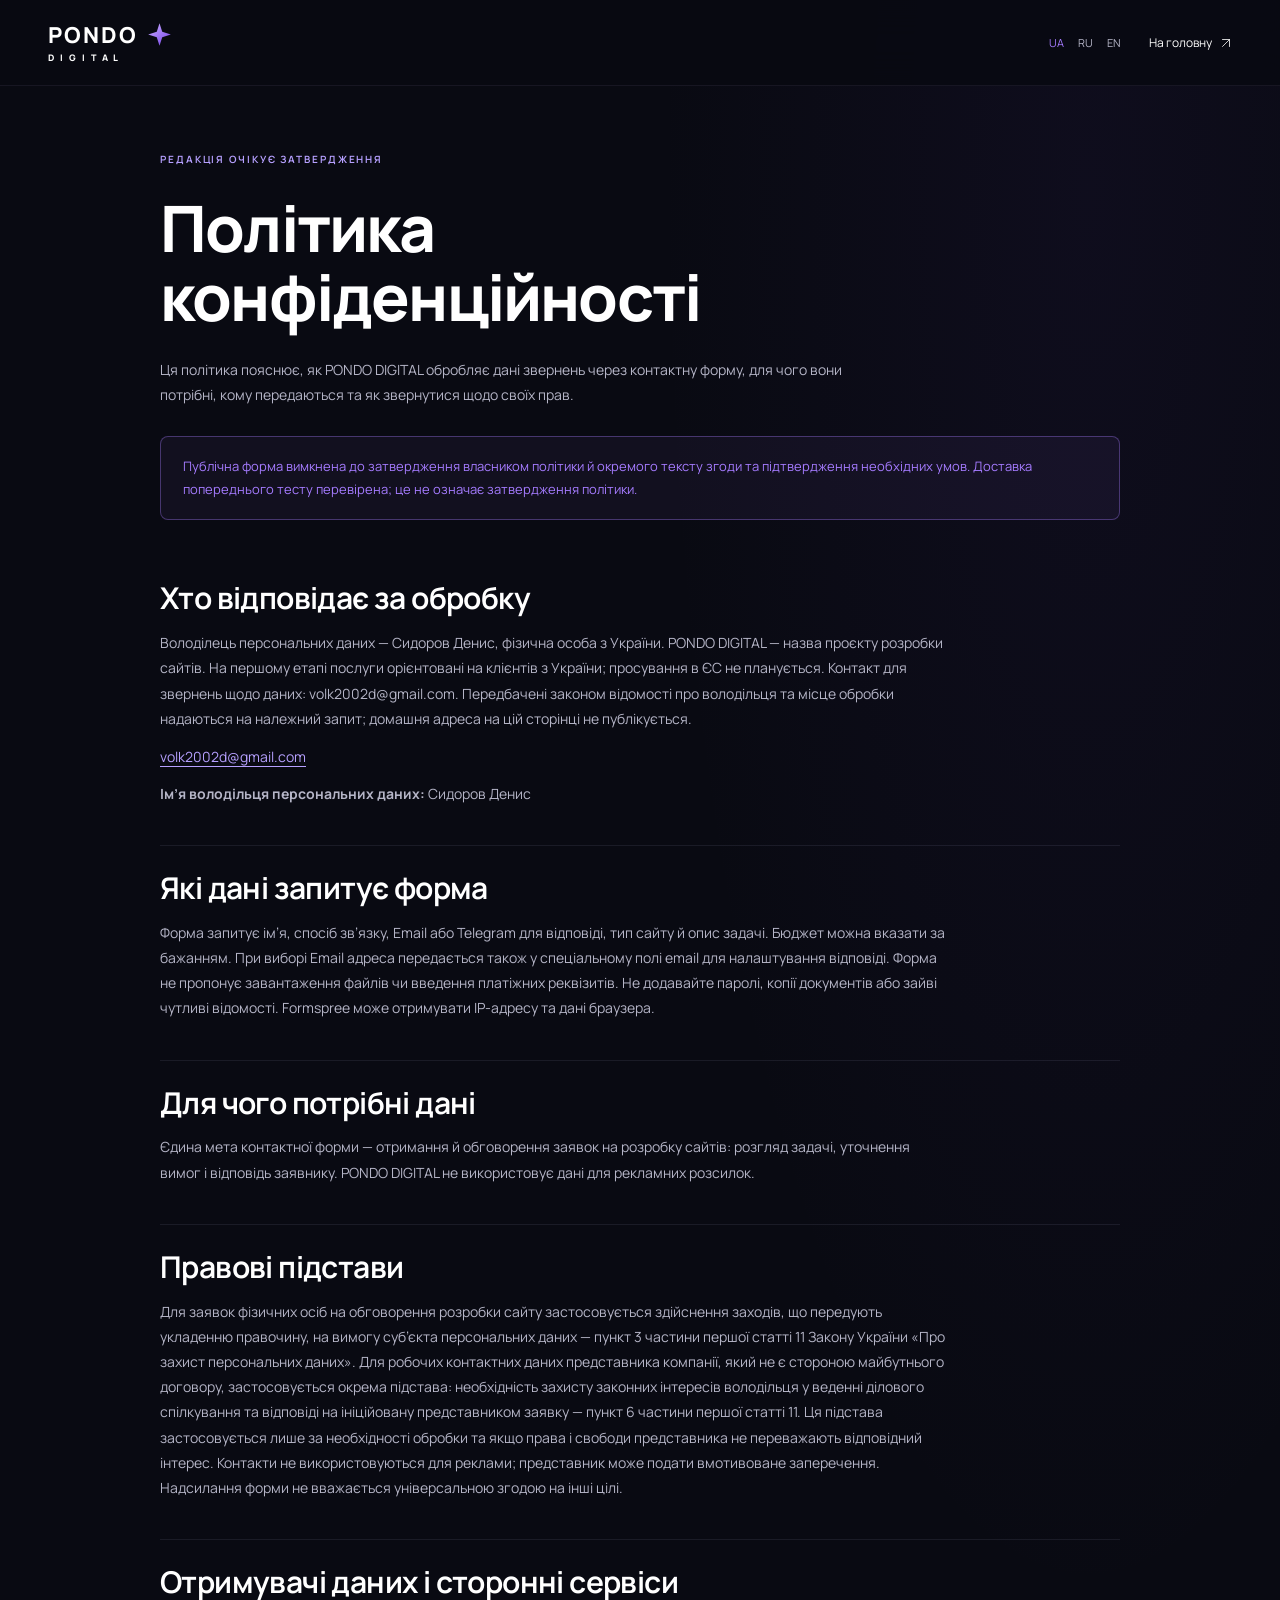
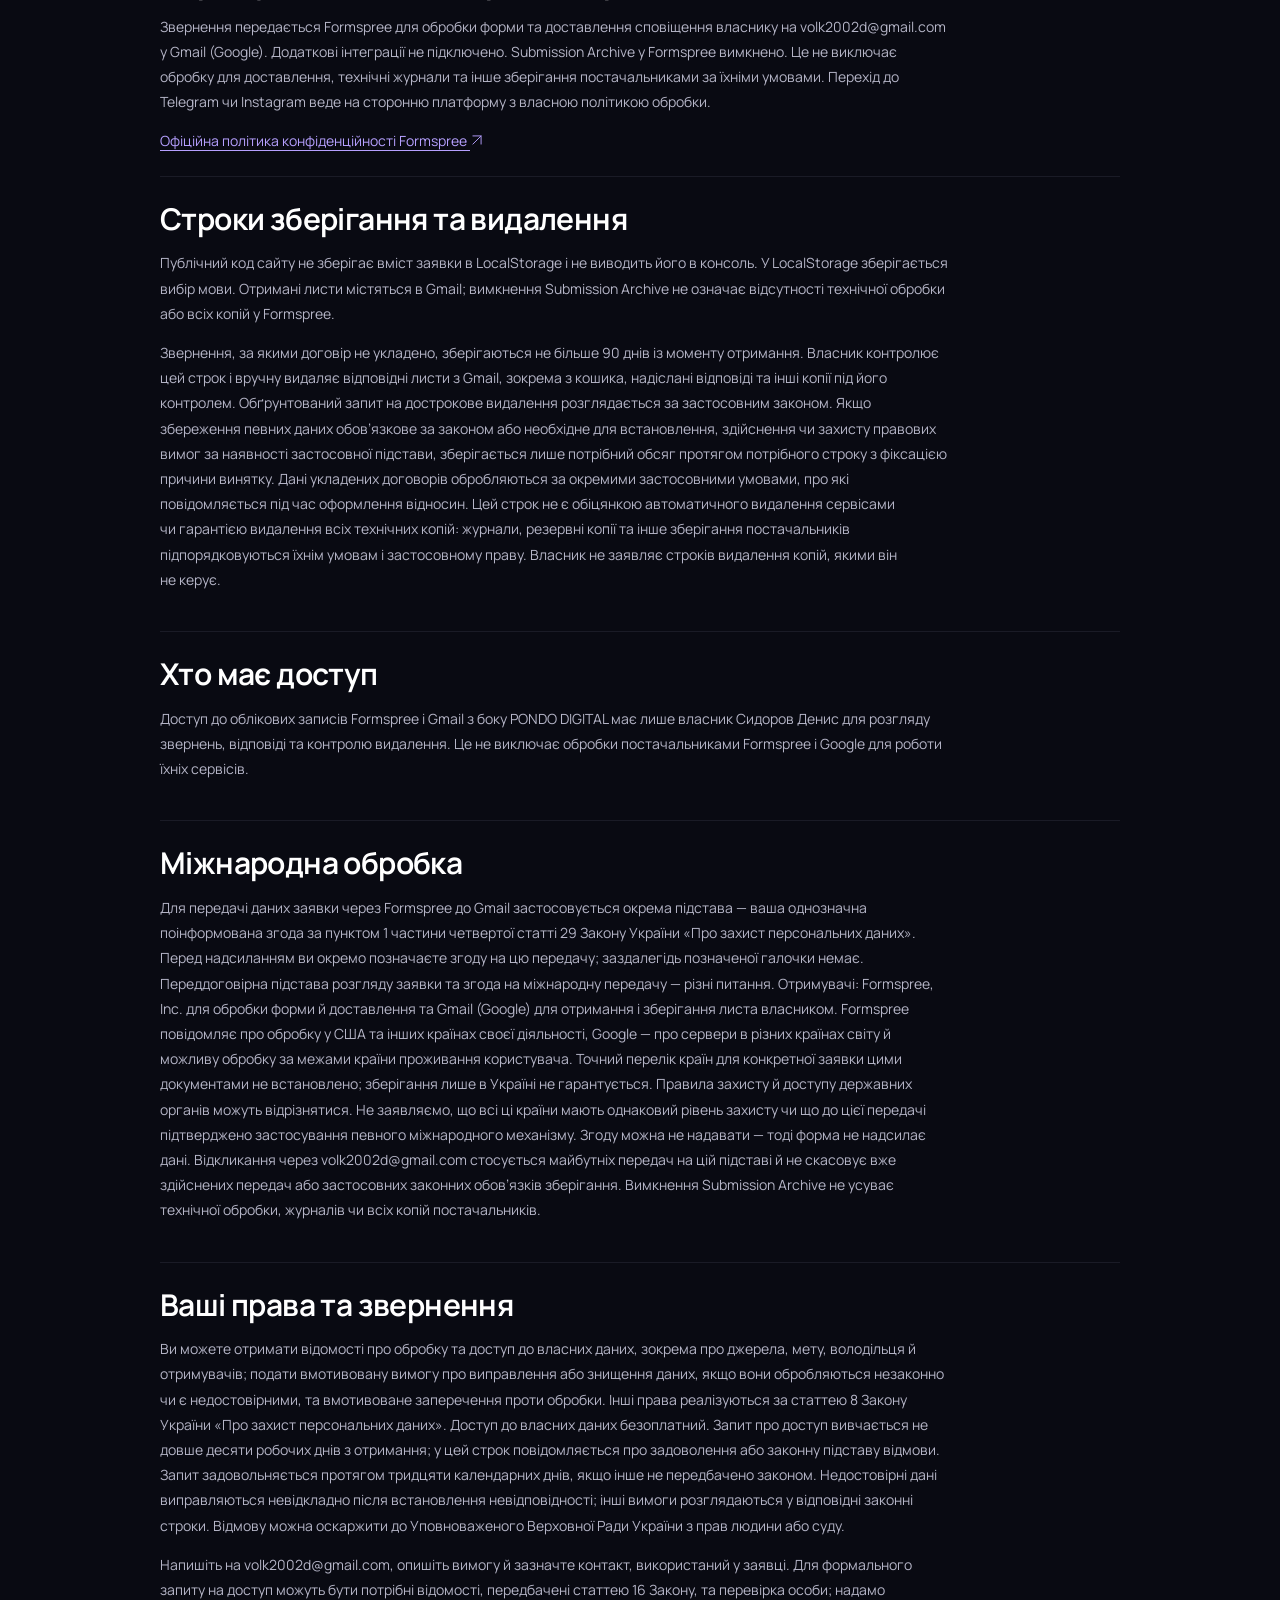
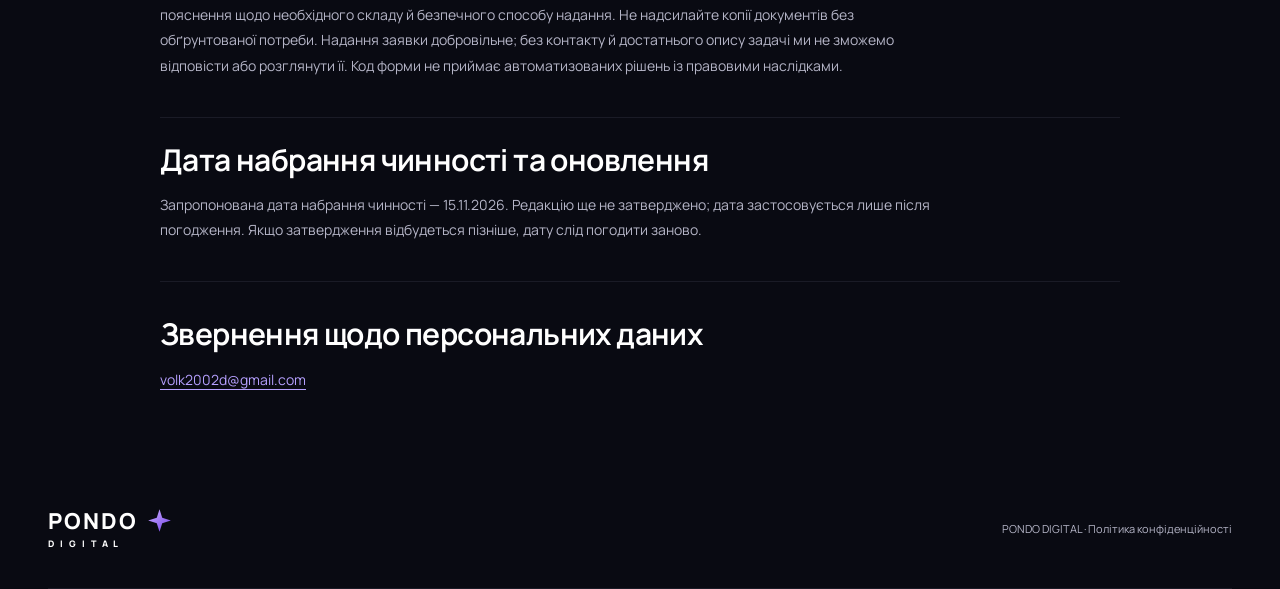
<file: privacy.html>
<!doctype html><html lang="uk"><head><meta charset="utf-8"><meta name="viewport" content="width=device-width,initial-scale=1"><meta name="theme-color" content="#0C0D14"><meta name="robots" content="noindex"><title>Політика конфіденційності — PONDO DIGITAL</title><meta name="description" content="Ця політика пояснює, як PONDO DIGITAL обробляє дані звернень через контактну форму, для чого вони потрібні, кому передаються та як звернутися щодо своїх прав."><link rel="icon" href="favicon.svg?v=star-1" type="image/svg+xml"><link rel="stylesheet" href="style.css"><script defer src="config.js"></script><script defer src="i18n.js"></script><script defer src="privacy.js"></script></head><body><header><div class="header-inner"><a class="logo" href="index.html" aria-label="PONDO DIGITAL"><span>PONDO<small>DIGITAL</small></span><img class="brand-star" src="images/pondo-star.svg?v=star-1" width="25" height="25" alt="" aria-hidden="true"></a><div class="header-actions"><div class="languages" role="group" aria-label="Language"><button type="button" data-language="ua" aria-pressed="true">UA</button><button type="button" data-language="ru" aria-pressed="false">RU</button><button type="button" data-language="en" aria-pressed="false">EN</button></div><a class="privacy-back" href="index.html"><span data-privacy="back">На головну</span> <svg class="icon-arrow" viewBox="0 0 24 24" fill="none" aria-hidden="true" focusable="false"><path d="M5 19 19 5M5 5h14v14" stroke="currentColor" stroke-width="1.6" stroke-linecap="round" stroke-linejoin="round"/></svg></a></div></div></header><main class="wrap privacy-page"><div class="privacy-intro"><p data-privacy="draft" class="eyebrow">РЕДАКЦІЯ ОЧІКУЄ ЗАТВЕРДЖЕННЯ</p><h1 data-privacy="title">Політика конфіденційності</h1><p data-privacy="intro">Ця політика пояснює, як PONDO DIGITAL обробляє дані звернень через контактну форму, для чого вони потрібні, кому передаються та як звернутися щодо своїх прав.</p></div><div class="privacy-draft"><p data-privacy="state">Публічна форма вимкнена до затвердження власником політики й окремого тексту згоди та підтвердження необхідних умов. Доставка попереднього тесту перевірена; це не означає затвердження політики.</p></div><article class="privacy-document"><section><h2 data-privacy="h1">Хто відповідає за обробку</h2><p data-privacy="p1">Володілець персональних даних — Сидоров Денис, фізична особа з України. PONDO DIGITAL — назва проєкту розробки сайтів. На першому етапі послуги орієнтовані на клієнтів з України; просування в ЄС не планується. Контакт для звернень щодо даних: volk2002d@gmail.com. Передбачені законом відомості про володільця та місце обробки надаються на належний запит; домашня адреса на цій сторінці не публікується.</p><a class="privacy-email"></a><p class="privacy-owner-name"><strong data-privacy="ownerNameLabel">Ім’я володільця персональних даних:</strong> <span data-owner-name>Сидоров Денис</span></p></section><section><h2 data-privacy="h2">Які дані запитує форма</h2><p data-privacy="p2">Форма запитує ім’я, спосіб зв’язку, Email або Telegram для відповіді, тип сайту й опис задачі. Бюджет можна вказати за бажанням. При виборі Email адреса передається також у спеціальному полі email для налаштування відповіді. Форма не пропонує завантаження файлів чи введення платіжних реквізитів. Не додавайте паролі, копії документів або зайві чутливі відомості. Formspree може отримувати IP-адресу та дані браузера.</p></section><section><h2 data-privacy="h3">Для чого потрібні дані</h2><p data-privacy="p3">Єдина мета контактної форми — отримання й обговорення заявок на розробку сайтів: розгляд задачі, уточнення вимог і відповідь заявнику. PONDO DIGITAL не використовує дані для рекламних розсилок.</p></section><section><h2 data-privacy="basisHeading">Правові підстави</h2><p data-privacy="basisBody">Для заявок фізичних осіб на обговорення розробки сайту застосовується здійснення заходів, що передують укладенню правочину, на вимогу суб’єкта персональних даних — пункт 3 частини першої статті 11 Закону України «Про захист персональних даних». Для робочих контактних даних представника компанії, який не є стороною майбутнього договору, застосовується окрема підстава: необхідність захисту законних інтересів володільця у веденні ділового спілкування та відповіді на ініційовану представником заявку — пункт 6 частини першої статті 11. Ця підстава застосовується лише за необхідності обробки та якщо права і свободи представника не переважають відповідний інтерес. Контакти не використовуються для реклами; представник може подати вмотивоване заперечення. Надсилання форми не вважається універсальною згодою на інші цілі.</p></section><section><h2 data-privacy="h4">Отримувачі даних і сторонні сервіси</h2><p data-privacy="p4">Звернення передається Formspree для обробки форми та доставлення сповіщення власнику на volk2002d@gmail.com у Gmail (Google). Додаткові інтеграції не підключено. Submission Archive у Formspree вимкнено. Це не виключає обробку для доставлення, технічні журнали та інше зберігання постачальниками за їхніми умовами. Перехід до Telegram чи Instagram веде на сторонню платформу з власною політикою обробки.</p><a href="https://formspree.io/legal/privacy-policy/" target="_blank" rel="noopener noreferrer"><span data-privacy="provider">Офіційна політика конфіденційності Formspree</span> <svg class="icon-arrow" viewBox="0 0 24 24" fill="none" aria-hidden="true" focusable="false"><path d="M5 19 19 5M5 5h14v14" stroke="currentColor" stroke-width="1.6" stroke-linecap="round" stroke-linejoin="round"/></svg></a></section><section><h2 data-privacy="h5">Строки зберігання та видалення</h2><p data-privacy="p5">Публічний код сайту не зберігає вміст заявки в LocalStorage і не виводить його в консоль. У LocalStorage зберігається вибір мови. Отримані листи містяться в Gmail; вимкнення Submission Archive не означає відсутності технічної обробки або всіх копій у Formspree.</p><p data-privacy="retentionBody">Звернення, за якими договір не укладено, зберігаються не більше 90 днів із моменту отримання. Власник контролює цей строк і вручну видаляє відповідні листи з Gmail, зокрема з кошика, надіслані відповіді та інші копії під його контролем. Обґрунтований запит на дострокове видалення розглядається за застосовним законом. Якщо збереження певних даних обов’язкове за законом або необхідне для встановлення, здійснення чи захисту правових вимог за наявності застосовної підстави, зберігається лише потрібний обсяг протягом потрібного строку з фіксацією причини винятку. Дані укладених договорів обробляються за окремими застосовними умовами, про які повідомляється під час оформлення відносин. Цей строк не є обіцянкою автоматичного видалення сервісами чи гарантією видалення всіх технічних копій: журнали, резервні копії та інше зберігання постачальників підпорядковуються їхнім умовам і застосовному праву. Власник не заявляє строків видалення копій, якими він не керує.</p></section><section><h2 data-privacy="accessHeading">Хто має доступ</h2><p data-privacy="accessBody">Доступ до облікових записів Formspree і Gmail з боку PONDO DIGITAL має лише власник Сидоров Денис для розгляду звернень, відповіді та контролю видалення. Це не виключає обробки постачальниками Formspree і Google для роботи їхніх сервісів.</p></section><section><h2 data-privacy="internationalHeading">Міжнародна обробка</h2><p data-privacy="internationalBody">Для передачі даних заявки через Formspree до Gmail застосовується окрема підстава — ваша однозначна поінформована згода за пунктом 1 частини четвертої статті 29 Закону України «Про захист персональних даних». Перед надсиланням ви окремо позначаєте згоду на цю передачу; заздалегідь позначеної галочки немає. Переддоговірна підстава розгляду заявки та згода на міжнародну передачу — різні питання. Отримувачі: Formspree, Inc. для обробки форми й доставлення та Gmail (Google) для отримання і зберігання листа власником. Formspree повідомляє про обробку у США та інших країнах своєї діяльності, Google — про сервери в різних країнах світу й можливу обробку за межами країни проживання користувача. Точний перелік країн для конкретної заявки цими документами не встановлено; зберігання лише в Україні не гарантується. Правила захисту й доступу державних органів можуть відрізнятися. Не заявляємо, що всі ці країни мають однаковий рівень захисту чи що до цієї передачі підтверджено застосування певного міжнародного механізму. Згоду можна не надавати — тоді форма не надсилає дані. Відкликання через volk2002d@gmail.com стосується майбутніх передач на цій підставі й не скасовує вже здійснених передач або застосовних законних обов’язків зберігання. Вимкнення Submission Archive не усуває технічної обробки, журналів чи всіх копій постачальників.</p></section><section><h2 data-privacy="h6">Ваші права та звернення</h2><p data-privacy="p6">Ви можете отримати відомості про обробку та доступ до власних даних, зокрема про джерела, мету, володільця й отримувачів; подати вмотивовану вимогу про виправлення або знищення даних, якщо вони обробляються незаконно чи є недостовірними, та вмотивоване заперечення проти обробки. Інші права реалізуються за статтею 8 Закону України «Про захист персональних даних». Доступ до власних даних безоплатний. Запит про доступ вивчається не довше десяти робочих днів з отримання; у цей строк повідомляється про задоволення або законну підставу відмови. Запит задовольняється протягом тридцяти календарних днів, якщо інше не передбачено законом. Недостовірні дані виправляються невідкладно після встановлення невідповідності; інші вимоги розглядаються у відповідні законні строки. Відмову можна оскаржити до Уповноваженого Верховної Ради України з прав людини або суду.</p><p data-privacy="p7">Напишіть на volk2002d@gmail.com, опишіть вимогу й зазначте контакт, використаний у заявці. Для формального запиту на доступ можуть бути потрібні відомості, передбачені статтею 16 Закону, та перевірка особи; надамо пояснення щодо необхідного складу й безпечного способу надання. Не надсилайте копії документів без обґрунтованої потреби. Надання заявки добровільне; без контакту й достатнього опису задачі ми не зможемо відповісти або розглянути її. Код форми не приймає автоматизованих рішень із правовими наслідками.</p></section><section><h2 data-privacy="h7">Дата набрання чинності та оновлення</h2><p data-privacy="p8">Запропонована дата набрання чинності — 15.11.2026. Редакцію ще не затверджено; дата застосовується лише після погодження. Якщо затвердження відбудеться пізніше, дату слід погодити заново.</p></section></article><section class="privacy-questions"><h2 data-privacy="contact">Звернення щодо персональних даних</h2><a class="privacy-email"></a></section><noscript><p>Для перемикання мов і відображення контакту увімкніть JavaScript. / Enable JavaScript for languages and contact information.</p></noscript></main><footer class="wrap"><div class="footer-top"><a class="logo" href="index.html" aria-label="PONDO DIGITAL"><span>PONDO<small>DIGITAL</small></span><img class="brand-star" src="images/pondo-star.svg?v=star-1" width="25" height="25" alt="" aria-hidden="true"></a><p data-privacy="footer">PONDO DIGITAL · Політика конфіденційності</p></div></footer></body></html>
</file>
<file: style.css>
@font-face {
  font-family: 'Manrope';
  src: url('fonts/Manrope-Variable.ttf') format('truetype');
  font-style: normal;
  font-weight: 200 800;
  font-display: swap;
}
:root{--bg:#0c0d14;--card:#151724;--purple:#7555f6;--lavender:#a78bfa;--accent:#A57BFF;--accent-hover:#B895FF;--accent-deep:#7C4DFF;--accent-glow:rgba(165,123,255,.28);--accent-border:rgba(165,123,255,.35);--focus-ring:rgba(165,123,255,.45);--accent-tint:rgba(165,123,255,.06);--accent-ink:#140c24;--cta-start:#7950DB;--cta-end:#6538C9;--cta-hover-start:#8055E6;--cta-hover-end:#7042D2;--cta-active-start:#7142CE;--cta-active-end:#5E31B9;--text:#fff;--muted:#b8b9c7;--line:#ffffff14}*{box-sizing:border-box}html{scroll-behavior:smooth;scroll-padding-top:100px}body{margin:0;background:var(--bg);color:var(--text);font-family:Arial,Helvetica,sans-serif;-webkit-font-smoothing:antialiased}a{color:inherit;text-decoration:none}button,input,select,textarea{font:inherit}button,a,input,select,textarea{-webkit-tap-highlight-color:transparent}button,a{touch-action:manipulation}button{cursor:pointer}a,button{transition:background .2s,color .2s,transform .2s}a:focus-visible,button:focus-visible,input:focus-visible,select:focus-visible,textarea:focus-visible{outline:2px solid var(--accent-hover);outline-offset:5px}::selection{background:var(--purple);color:white}.wrap{width:min(1280px,calc(100% - 96px));margin:auto}.muted{color:var(--muted)}.accent{color:var(--lavender)}header{position:sticky;top:0;background:#0c0d14ee;backdrop-filter:blur(18px);z-index:10;border-bottom:1px solid var(--line)}.header-inner{max-width:1440px;padding:20px 48px;margin:auto;display:flex;align-items:center;justify-content:space-between;gap:24px}.logo{display:flex;align-items:center;gap:9px;flex-shrink:0}.logo>span{font-size:21px;letter-spacing:1px;font-weight:800;line-height:1}.logo small{display:block;font-size:9px;letter-spacing:5.5px;margin-top:6px}.header-actions{display:flex;align-items:center;gap:22px}.languages{display:flex;align-items:center;gap:2px}.languages button{border:0;background:none;color:var(--muted);padding:10px 6px;font-size:11px;min-height:44px}.languages button[aria-pressed=true]{color:var(--accent)}.button{display:inline-flex;align-items:center;justify-content:space-between;gap:26px;background:var(--purple);padding:19px 25px;border:1px solid transparent;border-radius:6px;color:white;font-size:14px;font-weight:600;min-height:52px}.button:hover{background:#886cfb;transform:translateY(-2px)}.button>span:last-child{font-size:20px}.button.small{padding:10px 17px;min-height:44px;font-size:12px}.button.small>span:first-child{font-size:12px}.hero{padding-top:82px;display:grid;grid-template-columns:1.2fr 1fr;gap:20px;position:relative}.hero-copy{position:relative;z-index:2;padding-top:10px}.eyebrow{font-size:10px;letter-spacing:2.2px;color:var(--lavender);font-weight:600;margin:0 0 25px;display:flex;align-items:center;gap:10px;line-height:1.8}.eyebrow i{width:6px;height:6px;border-radius:50%;background:var(--accent);box-shadow:0 0 12px var(--accent-glow);flex-shrink:0}h1{font-size:clamp(42px,5.2vw,76px);letter-spacing:-3.5px;line-height:1.06;max-width:760px;margin:0 0 26px;font-weight:700}h1 .accent{display:block}h2{font-size:clamp(31px,3.3vw,48px);line-height:1.13;letter-spacing:-1.8px;margin:0}h3{font-size:19px;letter-spacing:-.5px;line-height:1.35}p{color:var(--muted);font-size:14px;line-height:1.8}.hero-description{max-width:460px;font-size:15px;line-height:1.85}.hero-buttons{display:flex;align-items:center;gap:27px;margin-top:32px}.text-link{font-size:13px;display:flex;gap:14px;align-items:center;min-height:48px}.text-link:hover{color:var(--lavender)}.hero-note{display:flex;gap:12px;align-items:center;max-width:400px;margin-top:46px;font-size:10px;color:var(--muted);line-height:1.7}.hero-note>span:first-child{font-size:25px;color:var(--accent)}.hero-art{position:relative;min-width:0;height:480px;isolation:isolate;background:radial-gradient(ellipse at 50% 55%,#7555f61a,transparent 65%)}.art-grid{position:absolute;inset:0;background-image:linear-gradient(#a78bfa09 1px,transparent 1px),linear-gradient(90deg,#a78bfa09 1px,transparent 1px);background-size:40px 40px;mask-image:radial-gradient(ellipse,black,transparent 70%)}.art-label{position:absolute;top:20px;left:6%;font-size:8px;letter-spacing:2px;color:#a78bfa88}.digital-field{position:absolute;inset:5% 0 0;width:100%;height:90%}.field-coordinate{position:absolute;left:3%;bottom:21%;font-size:8px;line-height:1.9;letter-spacing:2px;color:var(--accent)}.field-coordinate span{color:#a78bfa99}.art-bottom{position:absolute;bottom:22px;left:6%;right:0;display:flex;justify-content:space-between;gap:12px;color:#a78bfa80;font-size:7px;letter-spacing:1.3px}.hero-bottom{grid-column:1/-1;display:flex;justify-content:space-between;align-items:center;border-top:1px solid var(--line);padding:24px 0 28px;margin-top:35px;color:#747586;font-size:9px;letter-spacing:1.8px}.hero-bottom a{font-size:22px;min-width:44px;min-height:44px;text-align:center}.ticker{background:#12131e;border-top:1px solid var(--line);border-bottom:1px solid var(--line);overflow:hidden;padding:23px 0}.ticker>div{display:flex;justify-content:center;align-items:center;gap:45px;white-space:nowrap;font-size:15px;letter-spacing:3px;color:#a5a5b6}.ticker b{font-size:26px;color:var(--purple)}.section{padding-top:104px;padding-bottom:16px}.section-heading{display:flex;justify-content:space-between;gap:40px;align-items:flex-end;margin-bottom:43px}.section-heading .eyebrow{margin-bottom:18px}.section-description{max-width:325px;margin:0;font-size:13px}.service-grid{display:grid;grid-template-columns:repeat(4,minmax(0,1fr));gap:14px}.service-card{background:var(--card);border:1px solid var(--line);border-radius:9px;padding:25px 23px;display:flex;flex-direction:column;transition:border-color .25s,transform .25s}.service-card:hover{transform:translateY(-5px);border-color:#7555f677}.card-top{display:flex;align-items:center;justify-content:space-between;color:#626379;font-size:10px;margin-bottom:26px}.service-icon{font-size:30px;color:var(--lavender)}.service-card h3{margin:0 0 13px;font-size:17px}.service-card p{font-size:12px;margin:0 0 18px}.service-card .features{font-size:10px;color:#8e90a6;margin-top:auto;padding-top:5px}.service-link{font-size:11px;border-top:1px solid var(--line);padding-top:18px;display:flex;justify-content:space-between;align-items:center;min-height:44px}.service-link:hover{color:var(--lavender)}.work-grid{display:grid;grid-template-columns:1fr 1fr;gap:28px}.project{min-width:0}.project-image{display:block;position:relative;background:var(--card);border-radius:9px;overflow:hidden;aspect-ratio:900/620}.project-image img{display:block;width:100%;height:100%;object-fit:cover;transition:transform .5s}.project-image:hover img{transform:scale(1.035)}.demo-badge{position:absolute;top:18px;left:18px;background:#0c0d14d9;padding:8px 12px;border:1px solid #ffffff20;border-radius:30px;font-size:9px}.project-arrow{position:absolute;right:18px;bottom:18px;width:40px;height:40px;background:var(--accent);color:var(--bg);border-radius:50%;display:grid;place-items:center;font-size:23px}.preview-caption{font-size:9px;color:#73758b;margin:10px 0 17px}.project-title{display:flex;gap:15px;align-items:center;justify-content:space-between}.project-title h3{font-size:18px;margin:0}.project-title>span{font-size:9px;color:var(--muted);text-align:right}.project-description{font-size:12px;max-width:520px;min-height:66px}.project-bottom{display:flex;justify-content:space-between;gap:15px;border-top:1px solid var(--line);padding-top:15px;align-items:center}.project-bottom>span{font-size:9px;color:#83859b}.project-bottom a{font-size:11px;min-height:44px;display:flex;gap:9px;align-items:center}.project-bottom a:hover{color:var(--accent)}.approach{margin-top:90px;background:#10111b;padding-bottom:66px;padding-top:70px;border-block:1px solid var(--line)}.benefit-grid{display:grid;grid-template-columns:repeat(3,1fr);column-gap:50px;row-gap:30px}.benefit{padding:15px 0;border-top:1px solid #ffffff19}.benefit-number{color:var(--purple);font-size:11px}.benefit h3{font-size:16px;margin:16px 0 8px}.benefit p{font-size:12px;max-width:300px;margin:0}.process-grid{display:grid;grid-template-columns:repeat(4,minmax(0,1fr));gap:30px}.step-line{display:flex;align-items:center;gap:18px;margin-bottom:25px}.step-line span{display:grid;place-items:center;width:39px;height:39px;border-radius:50%;background:#7555f616;border:1px solid #7555f655;color:var(--lavender);font-size:11px;flex-shrink:0}.step-line i{display:block;height:1px;width:100%;background:var(--line)}.step h3{font-size:16px}.step p{font-size:12px;max-width:250px}.about{display:grid;grid-template-columns:.9fr 1fr;gap:90px;align-items:center;padding-top:130px;padding-bottom:100px}.about-art{background:radial-gradient(ellipse at 50% 20%,#34224f,#151520 75%);border:1px solid var(--line);min-height:320px;border-radius:10px;display:flex;align-items:center;flex-direction:column;justify-content:center;overflow:hidden}.about-art>span{font-size:210px;line-height:1.05;font-weight:800;color:#a78bfa;letter-spacing:-18px;transform:rotate(-10deg)}.about-art>div{font-size:8px;line-height:1.9;letter-spacing:2px;color:#a78bfa88;margin:25px}.about .section-heading{margin-bottom:25px}.about p{font-size:13px}.contact{border-top:1px solid var(--line);background:radial-gradient(ellipse at 0 100%,#7555f611,transparent 65%);padding-bottom:90px;padding-top:80px}.contact-grid{display:grid;grid-template-columns:.95fr 1fr;gap:95px}.contact .section-heading{margin-bottom:25px}.contact-intro{max-width:350px;font-size:13px}.demo-notice{display:flex;gap:12px;max-width:370px;margin-top:35px;padding:18px;background:var(--accent-tint);border:1px solid var(--accent-border);border-radius:7px}.notice-dot{width:6px;height:6px;border-radius:50%;background:var(--accent);margin-top:6px;flex-shrink:0}.demo-notice strong{font-size:11px;color:var(--accent)}.demo-notice p{font-size:11px;line-height:1.7;margin:8px 0 0}.form-grid{display:grid;grid-template-columns:1fr 1fr;gap:21px 18px}.field{min-width:0}.field.full{grid-column:1/-1}.field label{display:block;font-size:11px;margin-bottom:10px}.field input,.field select,.field textarea{display:block;width:100%;min-height:48px;background:#151621;border:1px solid #ffffff15;color:white;border-radius:5px;padding:13px 14px;font-size:16px;line-height:1.4}.field select{color-scheme:dark}.field textarea{resize:vertical;min-height:115px}.field input::placeholder,.field textarea::placeholder{font-size:12px;color:#797b92}.field [aria-invalid=true]{border-color:#fa919f}.field-error{display:block;color:#ffa2ae;font-size:11px;line-height:1.6;margin-top:5px}.field-error:empty{display:none}.form-submit{width:100%;margin-top:24px}.form-submit>span:first-child{font-size:13px}button:disabled{opacity:.6;cursor:wait;transform:none}#form-status{font-size:12px;margin-bottom:0}#form-status.error{color:#ffa2ae}#direct-contacts{display:flex;flex-wrap:wrap;gap:18px;margin-top:25px;font-size:13px;color:var(--lavender)}.footer-top{display:flex;justify-content:space-between;gap:20px;align-items:center;padding:38px 0;border-bottom:1px solid var(--line)}.footer-top p{font-size:11px}.back-top{width:44px;height:44px;border:1px solid var(--line);border-radius:50%;display:grid;place-items:center}.footer-bottom{padding:25px 0;display:flex;justify-content:space-between;gap:25px;color:#75778c;font-size:9px;line-height:1.8}.footer-bottom>div{display:flex;gap:20px}.skip{position:fixed;left:15px;top:-100px;padding:15px;background:var(--accent);color:var(--accent-ink);z-index:99}.skip:focus{top:10px}.reveal.will-reveal{opacity:0;transform:translateY(18px);transition:opacity .5s,transform .5s}.reveal.visible{opacity:1;transform:none}
@media(min-width:1600px){.hero{padding-top:110px}.hero-art{height:520px}.section{padding-top:120px}.approach,.contact{padding-top:80px}}
@media(max-width:1100px){.wrap{width:calc(100% - 64px)}.header-inner{padding:16px 32px;gap:18px}.header-actions{gap:12px}.header-cta{display:none}.hero{grid-template-columns:1.2fr 1fr;padding-top:65px}h1{letter-spacing:-2px;font-size:clamp(40px,5.5vw,65px)}.hero-art{height:450px}.service-grid{grid-template-columns:repeat(2,1fr)}.service-card{padding:25px}.section-heading{gap:30px}.contact-grid{gap:45px}.about{gap:50px}.project-title{align-items:flex-start;flex-direction:column;gap:6px}.project-description{min-height:88px}.process-grid{gap:20px}.footer-bottom>div{gap:12px}}
@media(max-width:760px){html{scroll-padding-top:85px}.wrap{width:calc(100% - 40px)}.header-inner{padding:13px 20px}.logo>span{font-size:18px}.logo small{font-size:8px;letter-spacing:4.5px}.header-actions{gap:9px}.languages button{padding:10px 5px}.hero{padding-top:43px;grid-template-columns:1fr;gap:0}.hero .eyebrow{font-size:8px;letter-spacing:1.5px;margin-bottom:24px}h1{font-size:clamp(40px,8.8vw,65px);letter-spacing:-2px;max-width:650px}.hero-description{font-size:13px;max-width:480px}.hero-buttons{gap:22px;margin-top:26px}.button{padding:17px 18px;font-size:12px;gap:20px}.text-link{font-size:11px;gap:8px}.hero-note{margin-top:27px;font-size:9px;max-width:380px}.hero-art{height:310px;margin-top:10px}.art-label{top:12px;font-size:7px}.art-bottom{bottom:10px;font-size:7px}.hero-bottom{margin-top:15px;padding:15px 0;font-size:7px;letter-spacing:1px}.ticker{padding:16px 0}.ticker>div{font-size:11px;gap:24px}.ticker b{font-size:20px}.section{padding-top:70px}.section-heading{display:block;margin-bottom:30px}.section-heading .eyebrow{font-size:9px;margin-bottom:16px}h2{font-size:clamp(30px,6.5vw,42px);letter-spacing:-1.3px}.section-description{max-width:440px;margin-top:22px;font-size:12px}.service-grid{gap:12px}.service-card{padding:20px 16px}.service-card h3{font-size:15px}.service-card p{font-size:11px}.service-card .features{font-size:10px}.service-link{font-size:10px;gap:7px}.card-top{margin-bottom:18px}.work-grid{grid-template-columns:1fr;gap:36px}.project-title{flex-direction:row}.project-title h3{font-size:16px}.project-title>span{font-size:8px}.project-description{min-height:0}.demo-badge{font-size:8px;top:12px;left:12px}.benefit-grid{grid-template-columns:repeat(2,minmax(0,1fr));gap:20px}.benefit h3{font-size:14px}.benefit p{font-size:11px}.approach{margin-top:60px;padding-top:55px;padding-bottom:45px}.process-grid{grid-template-columns:repeat(2,minmax(0,1fr));gap:25px}.step h3{font-size:14px}.step p{font-size:11px}.step-line{margin-bottom:14px}.about{grid-template-columns:1fr;gap:35px;padding-bottom:60px}.about-art{min-height:250px}.about-art>span{font-size:160px}.about-art>div{margin:10px 25px 25px}.contact{padding-top:55px;padding-bottom:55px}.contact-grid{grid-template-columns:1fr;gap:35px}.contact-intro{max-width:450px}.demo-notice{max-width:none;margin-top:24px}.form-grid{gap:20px 14px}.footer-top{flex-wrap:wrap;padding:30px 0}.footer-top p{font-size:9px;max-width:150px}.footer-bottom{flex-direction:column;gap:16px;font-size:8px}.footer-bottom>div{gap:18px;flex-wrap:wrap}}
@media(max-width:374px){.wrap{width:calc(100% - 32px)}.header-inner{padding-inline:16px;gap:10px}.header-actions{gap:4px}.languages button{font-size:10px;padding-inline:4px}.logo>span{font-size:16px}.logo small{font-size:7px}.logo{gap:5px}.hero-buttons{gap:15px}.button{gap:10px;padding-inline:14px}.text-link{font-size:10px}.service-grid{grid-template-columns:1fr}.service-card{padding:24px}.service-card h3{font-size:18px}.service-card p{font-size:12px}.form-grid{grid-template-columns:1fr}.field.full{grid-column:auto}.hero-bottom{font-size:6px}.project-title{flex-direction:column}.project-bottom{flex-wrap:wrap}.footer-top p{max-width:115px}.benefit-grid{column-gap:15px}.eyebrow{letter-spacing:1.5px}}
@media(prefers-reduced-motion:reduce){html{scroll-behavior:auto}*,*::before,*::after{transition:none!important;animation:none!important}.reveal.will-reveal{opacity:1;transform:none}}

/* Studio navigation: native modal provides inert background and focus containment. */
html.menu-open{overflow:hidden;scroll-behavior:auto}body.menu-open{position:fixed;left:0;right:0;overflow:hidden}.header-inner{min-height:85px}.header-actions{gap:22px}.header-cta{display:inline-flex}.logo>span{font-size:22px;letter-spacing:2px}.logo small{font-size:9px;letter-spacing:5.9px;margin-top:7px}.menu-toggle{display:flex;flex-direction:column;justify-content:center;gap:6px;width:46px;height:46px;flex-shrink:0;border:1px solid #ffffff25;border-radius:50%;padding:13px;background:transparent}.menu-toggle span{width:100%;height:1px;background:white}.menu-toggle:hover{background:#ffffff0a;border-color:var(--lavender)}.footer-bottom a:hover{color:var(--lavender)}
@media(max-width:1100px){.header-cta{display:inline-flex}.header-actions{gap:20px}}
@media(max-width:760px){.header-inner{min-height:78px;flex-wrap:wrap;column-gap:14px;row-gap:12px}.header-actions{gap:14px}.header-cta{display:inline-flex}.header-cta.button.small{font-size:11px;padding:9px 13px;gap:12px}.header-cta.button.small>span:first-child{font-size:11px}.logo>span{font-size:18px}.logo small{font-size:8px;letter-spacing:4.6px}.hero-art{height:330px;max-width:480px;width:100%;margin:18px auto 0}.digital-field{inset:0;width:100%;height:100%}.field-coordinate{font-size:7px;left:4%;bottom:20%}.art-label{top:2px;font-size:6px;letter-spacing:1.4px}.art-bottom{bottom:0;font-size:6px;letter-spacing:1px}}
@media(max-width:540px){html{scroll-padding-top:135px}.header-inner{padding:14px 20px}.header-actions{display:contents}.header-inner>.logo{margin-right:auto}.languages{margin-left:auto}.menu-toggle{width:44px;height:44px}.header-cta.button.small{width:100%;min-height:40px;justify-content:center;padding:8px 12px;margin:0;gap:16px}.header-cta.button.small>span:first-child{font-size:11px}.logo>span{font-size:17px}.logo small{font-size:7px;letter-spacing:4.6px}.hero{padding-top:35px}}
@media(max-width:374px){.header-inner{padding-inline:16px;column-gap:10px}.hero-art{height:285px}.art-bottom{font-size:5px;letter-spacing:.7px}}


/* Compact floating navigation */
.site-drawer {
  --drawer-close-duration: 260ms;
  position: fixed;
  inset: 12px 12px auto auto;
  margin: 0;
  width: min(88vw, 420px);
  max-width: calc(100vw - 24px);
  height: auto;
  max-height: calc(100% - 24px);
  max-height: calc(100dvh - 24px);
  padding: 0;
  border: 1px solid #a78bfa19;
  border-radius: 16px;
  color: var(--text);
  background: radial-gradient(ellipse at 100% 0, #7555f60b, transparent 55%), #10111b;
  box-shadow: 0 24px 80px #0006, inset 0 1px 0 #ffffff04;
  transform-origin: right center;
  transform: translateX(24px) scale(.985);
  opacity: 0;
  transition: transform var(--drawer-close-duration) cubic-bezier(.22,.61,.36,1), opacity 220ms ease;
  overflow-y: auto;
  overscroll-behavior: contain;
}
.site-drawer.is-open {
  opacity: 1;
  transform: translateX(0) scale(1);
  transition-duration: 380ms, 320ms;
  transition-timing-function: cubic-bezier(.22,1,.36,1), ease;
}
.site-drawer::backdrop {
  background: #05060b99;
  backdrop-filter: blur(4px);
  opacity: 0;
  transition: opacity 260ms ease;
}
.site-drawer.is-open::backdrop { opacity: 1; transition-duration: 360ms; }
.drawer-head {
  display: flex;
  align-items: center;
  justify-content: space-between;
  gap: 16px;
  margin: 0 24px;
  padding: 14px 0 12px;
  border-bottom: 1px solid #ffffff09;
}
.drawer-head p { margin: 0; font-size: 10px; letter-spacing: 1.7px; color: #999bad; }
.drawer-close {
  position: relative;
  display: grid;
  place-items: center;
  width: 44px;
  height: 44px;
  border: 0;
  border-radius: 50%;
  background: transparent;
  color: #c8c9d6;
  font-size: 24px;
  line-height: 1;
}
/* A fine 32px circle, with a comfortable 44px touch target. */
.drawer-close::before { content: ''; position: absolute; inset: 6px; border: 1px solid #ffffff22; border-radius: inherit; transition: border-color .2s, background .2s; }
.drawer-close:hover { color: white; background: transparent; }
.drawer-close:hover::before { border-color: #a78bfa88; background: #a78bfa0b; }
.drawer-close:active { transform: scale(.94); }
.drawer-body { display: flex; flex-direction: column; min-height: 0; padding: 8px 24px max(22px,env(safe-area-inset-bottom)); }
.drawer-kicker { font-size: 7px; letter-spacing: 1.8px; color: #a78bfa8c; line-height: 12px; margin: 0; }
.drawer-nav { display: flex; position: static; flex-direction: column; gap: 8px; counter-reset: drawer; background: none; padding: 0; border: 0; }
.drawer-nav a {
  counter-increment: drawer;
  display: flex;
  align-items: center;
  gap: 12px;
  min-height: 44px;
  padding: 12px 0;
  font-size: 16px;
  line-height: 1.3;
  font-weight: 500;
  letter-spacing: -.9px;
  border-bottom: 1px solid #ffffff09;
  color: #eeedf6;
}
.drawer-nav a::before { content: '0' counter(drawer); font-size: 11px; letter-spacing: .5px; color: #878296; }
.drawer-nav a:hover { color: var(--lavender); }
.drawer-nav a:hover::before { color: var(--lavender); }
.drawer-nav a:active { color: white; }
.drawer-bottom { margin-top: 0; padding-top: 20px; }
.drawer-contacts { display: flex; gap: 20px; flex-wrap: nowrap; align-items: center; font-size: 11px; }
.drawer-contacts>span { color: #858496; cursor: default; }
.drawer-contacts>a { color: #b8a7df; min-height: 44px; display: flex; align-items: center; }
.drawer-contacts>a:hover { color: white; }
.drawer-contact-note { font-size: 9px; line-height: 1.6; color: #787789; margin: 8px 0 16px; }
.drawer-bottom>.button { width: 100%; height: 52px; min-height: 52px; padding: 12px 16px; font-size: 15px; border-radius: 6px; }
.drawer-bottom>.button:hover { transform: none; }
.drawer-bottom>.button:active { background: #6544e2; }
.drawer-signature { font-size: 20px; color: #A9A1B8; opacity: .8; font-weight: 400; line-height: 1.5; margin: 16px 0 0; overflow-wrap: break-word; }
@media(max-width:760px) { .drawer-signature { font-size: 16px; } }
/* Reversible transitions: no exit stagger, so closing stays quick. */
.drawer-head, .drawer-kicker, .drawer-nav>a, .drawer-contacts,
.drawer-contact-note, .drawer-bottom>.button, .drawer-signature {
  opacity: 0;
  transform: translateY(7px);
  transition: opacity 140ms ease, transform 140ms ease, color 180ms ease, background 180ms ease;
}
.site-drawer.is-open .drawer-head,
.site-drawer.is-open .drawer-kicker,
.site-drawer.is-open .drawer-nav>a,
.site-drawer.is-open .drawer-contacts,
.site-drawer.is-open .drawer-contact-note,
.site-drawer.is-open .drawer-bottom>.button,
.site-drawer.is-open .drawer-signature {
  opacity: 1;
  transform: translateY(0);
  transition-duration: 200ms, 240ms, 180ms, 180ms;
  transition-delay: var(--reveal-delay,0ms), var(--reveal-delay,0ms), 0ms, 0ms;
  transition-timing-function: ease, cubic-bezier(.22,1,.36,1), ease, ease;
}
.drawer-kicker { --reveal-delay: 20ms; }
.drawer-nav>a:nth-child(1) { --reveal-delay: 40ms; }
.drawer-nav>a:nth-child(2) { --reveal-delay: 70ms; }
.drawer-nav>a:nth-child(3) { --reveal-delay: 100ms; }
.drawer-nav>a:nth-child(4) { --reveal-delay: 130ms; }
.drawer-nav>a:nth-child(5) { --reveal-delay: 160ms; }
.drawer-contacts { --reveal-delay: 190ms; }
.drawer-contact-note { --reveal-delay: 200ms; }
.drawer-bottom>.button { --reveal-delay: 220ms; }
.drawer-signature { --reveal-delay: 240ms; }
.site-drawer.is-open .drawer-signature { opacity: .8; }
.site-drawer :focus-visible { outline: 2px solid var(--lavender); outline-offset: 3px; }
@media(max-width:374px) {
  .drawer-head { margin-inline: 20px; }
  .drawer-body { padding-inline: 20px; }
  .drawer-contacts { gap: 16px; font-size: 10px; }
}
@media(max-height:600px) {
  .drawer-head { padding-block: 7px; }
}
@media(prefers-reduced-motion:reduce) {
  .site-drawer, .site-drawer.is-open, .site-drawer::backdrop,
  .site-drawer.is-open::backdrop { transition: none; transform: none; }
  .site-drawer * { transition: none !important; transform: none !important; opacity: 1; }
}

/* Drawer typography; the studio visual layer below extends Manrope to the page. */
.site-drawer { font-family: 'Manrope', Arial, sans-serif; }
.footer-contacts { display:flex; flex-wrap:wrap; gap:24px; padding:16px 0 0; font-size:12px; color:var(--lavender); }
.footer-contacts a { display:flex; align-items:center; min-height:44px; }
.footer-contacts a:hover { color:white; }
.drawer-contacts + .button { margin-top:16px; }

/* Form delivery disclosure and spam protection; no layout changes to other sections. */
.honeypot { position:absolute; width:1px; height:1px; overflow:hidden; clip-path:inset(50%); white-space:nowrap; }
.form-privacy { margin-top:18px; }
.form-privacy p { font-size:11px; line-height:1.7; margin:0 0 8px; }
.form-privacy a { display:inline-flex; align-items:center; min-height:44px; padding-block:8px; font-size:12px; color:var(--lavender); text-decoration:underline; text-underline-offset:3px; }
.form-privacy [hidden] { display:none; }
.form-submit[aria-busy="true"]>span:last-child { display:inline-block; width:18px; height:18px; border:2px solid #ffffff50; border-top-color:white; border-radius:50%; font-size:0; animation:form-spin .8s linear infinite; }
@keyframes form-spin { to { transform:rotate(360deg); } }
@media(prefers-reduced-motion:reduce) { .form-submit[aria-busy="true"]>span:last-child { animation:none; } }

/* Draft privacy document; scoped styles preserve the main site. */
.privacy-page { max-width:960px; padding-block:64px 80px; }
.privacy-intro { max-width:800px; }
.privacy-intro h1 { font-size:clamp(34px,5vw,64px); letter-spacing:-1.8px; overflow-wrap:anywhere; }
.privacy-intro>p:not(.eyebrow) { max-width:740px; }
.privacy-draft { border:1px solid var(--accent-border); background:var(--accent-tint); border-radius:8px; padding:18px 22px; margin:28px 0 36px; }
.privacy-draft p { color:var(--accent); margin:0; font-size:13px; }
.privacy-document section { padding-block:25px; border-bottom:1px solid var(--line); }
.privacy-document h2,.privacy-questions h2 { font-size:clamp(23px,3vw,30px); letter-spacing:-.6px; }
.privacy-document p { max-width:790px; }
.privacy-document a,.privacy-questions a { color:var(--lavender); text-decoration:underline; text-underline-offset:4px; overflow-wrap:anywhere; font-size:14px; }
.privacy-document .privacy-todo { border-left:2px solid #a78bfa60; padding:12px 16px; background:#a78bfa06; font-size:13px; }
.privacy-questions { padding-top:35px; }
.privacy-questions a { display:inline-block; margin-top:18px; }
.privacy-back { font-size:12px; min-height:44px; display:flex; align-items:center; gap:8px; }
.footer-policy { padding-top:14px; font-size:11px; color:var(--muted); }
.footer-policy a { display:inline-flex; align-items:center; min-height:44px; }
.footer-policy a:hover { color:var(--lavender); }
@media(max-width:540px) {
  .privacy-page { padding-top:38px; }
  .privacy-draft { padding:16px; }
  .privacy-document .privacy-todo { padding:10px 12px; }
  body:has(.privacy-page) .header-actions { display:flex; flex-wrap:wrap; gap:10px; }
  .privacy-back { font-size:11px; }
}

/* Premium studio visual layer — retains existing layout and interactions. */
:root{--bg:#090a12;--card:#12131f;--purple:#8060f6;--lavender:#b6a0ff;--muted:#b5b5c7;--line:#d2c9ff16}
body{font-family:'Manrope',Arial,sans-serif;background:radial-gradient(ellipse at 85% 5%,#5b35af12,transparent 28%),var(--bg)}
header{background:#090a12df;border-bottom-color:#d2c9ff12}
h1,h2,h3{text-wrap:balance}h1{font-weight:750;letter-spacing:-.065em;line-height:1.08;font-size:clamp(44px,5.35vw,78px)}h2{font-weight:650;letter-spacing:-.052em;line-height:1.16}h2 .muted{color:#9693ad}p{text-wrap:pretty}.eyebrow{font-size:10px;letter-spacing:.19em;font-weight:650}
.hero{padding-top:96px;gap:28px;grid-template-columns:1.15fr 1fr}.hero::before{content:'';position:absolute;z-index:-1;inset:-85px -40px 0;background:radial-gradient(ellipse at 73% 40%,#7144dc20,transparent 57%);pointer-events:none}.hero-copy{padding-top:24px;min-width:0}.hero h1 .accent{color:var(--lavender);background:linear-gradient(115deg,#e5dbff 5%,#ba9eff 48%,#8865ef);-webkit-background-clip:text;background-clip:text;-webkit-text-fill-color:transparent}.hero-description{font-size:16px;line-height:1.85;max-width:470px;margin-top:28px;color:#bcbaca}.hero-buttons{gap:24px;margin-top:34px}.hero-note{padding-top:22px;border-top:1px solid var(--line);margin-top:36px;font-size:11px;max-width:420px}.hero-note>span:first-child{font-size:27px}.hero-bottom{margin-top:44px;color:#9290a8}
.button{position:relative;background:linear-gradient(125deg,var(--cta-start),var(--cta-end));border:1px solid #c2aaff45;border-radius:9px;box-shadow:inset 0 1px 0 #ffffff25,0 6px 22px #5430bf25;font-weight:650;transition:transform .25s,box-shadow .25s,border-color .25s,background .25s}.button:hover{background:linear-gradient(125deg,var(--cta-hover-start),var(--cta-hover-end));border-color:#d1beff80;box-shadow:inset 0 1px 0 #ffffff30,0 12px 32px #7144dd45;transform:translateY(-3px)}.button:active{background:linear-gradient(125deg,var(--cta-active-start),var(--cta-active-end));transform:translateY(0)}.button>span:last-child{transition:transform .25s}.button:hover>span:last-child{transform:translate(2px,-2px)}.text-link{border-bottom:1px solid #c3b2ff35;padding:7px 0;font-weight:600;gap:18px}.text-link:hover{border-bottom-color:var(--lavender)}
.hero-art{height:510px;margin-top:0;border:1px solid #cbb8ff16;border-radius:24px;background:radial-gradient(ellipse at 50% 48%,#7440cd35,transparent 65%),linear-gradient(145deg,#21172b30,#0e0e1900);box-shadow:inset 0 1px 0 #ffffff06,0 30px 80px #00000018;overflow:hidden}.art-grid{inset:0;background-size:32px 32px;transform:perspective(600px) rotateX(15deg) rotateZ(-12deg) scale(1.15);opacity:.8}.art-label{left:7%;top:25px;color:#c5b4ef9c;font-size:7px}.digital-field{inset:8% -3% 0;width:106%;height:90%;filter:drop-shadow(0 0 9px #a279ff66);transform:rotate(-7deg)}.art-orbit{position:absolute;left:14%;top:19%;width:72%;height:62%;border:1px solid #b397ff29;border-radius:50%;transform:rotate(-35deg);box-shadow:0 0 30px #8d50ff0b}.orbit-two{transform:rotate(35deg);left:24%;width:52%;border-color:#b397ff16}.interface-panel{position:absolute;z-index:2;border:1px solid #cdb4ff30;border-radius:12px;background:linear-gradient(125deg,#3b2b516e,#191525b8);backdrop-filter:blur(16px);box-shadow:0 16px 36px #0004,inset 0 1px 0 #ffffff0d;padding:18px;transform:rotate(-5deg)}.panel-top{width:210px;top:66px;right:27px}.panel-bottom{width:232px;bottom:69px;left:28px;transform:rotate(5deg)}.panel-heading{display:flex;align-items:center;justify-content:space-between;gap:8px;font-size:7px;letter-spacing:1.3px;color:#e0d6fa}.panel-heading i{width:5px;height:5px;border-radius:50%;background:var(--accent);box-shadow:0 0 10px var(--accent-glow)}.panel-heading b{font-size:18px;font-weight:400;color:var(--lavender)}.panel-code{font-size:6px;letter-spacing:1.2px;color:#b1a4cb}.panel-bars{display:grid;gap:7px;margin:23px 0 16px}.panel-bars b{height:4px;border-radius:4px;background:linear-gradient(90deg,#b79aff80,#b79aff10)}.panel-bars b:nth-child(2){width:72%}.panel-bars b:nth-child(3){width:45%}.panel-wave{height:48px;display:flex;gap:6px;align-items:center;margin:12px 0}.panel-wave i{width:100%;height:35%;border-radius:3px;background:linear-gradient(#c0a2ff99,#7851ec22)}.panel-wave i:nth-child(2n){height:65%}.panel-wave i:nth-child(3n){height:95%}.field-coordinate{left:auto;right:7%;bottom:27%;font-size:7px}.art-bottom{left:7%;right:7%;bottom:25px;font-size:6px;letter-spacing:1px}.ticker{background:linear-gradient(90deg,#10101a,#171321,#10101a);padding-block:22px}.ticker>div{font-size:12px;letter-spacing:.25em;color:#b0a8c6}.ticker b{color:var(--lavender)}
.section{padding-top:112px}.section-heading{margin-bottom:44px}.section-description{font-size:14px;line-height:1.9}.service-grid{gap:16px}.service-card{position:relative;overflow:hidden;padding:29px 24px 24px;border-radius:14px;background:radial-gradient(ellipse at 0 0,#71529f12,transparent 65%),linear-gradient(145deg,#191723,#10111b);box-shadow:inset 0 1px 0 #ffffff06,0 12px 32px #00000012;transition:transform .3s,border-color .3s,box-shadow .3s}.service-card::before{content:'';position:absolute;top:0;left:24px;right:24px;height:1px;background:linear-gradient(90deg,transparent,#bb9aff65,transparent)}.service-card:hover{border-color:#ab87ff55;transform:translateY(-6px);box-shadow:0 18px 40px #0003,0 0 28px #8050f612}.card-top{margin-bottom:34px;color:#9790aa}.service-icon{display:grid;place-items:center;width:48px;height:48px;font-size:28px;border:1px solid #b59aff24;border-radius:12px;background:#a182ff0a}.service-card h3{font-size:18px;font-weight:650}.service-card p{font-size:12px;line-height:1.9}.service-card .features{font-size:11px;color:#a4a0b6;line-height:1.8;padding-top:15px;padding-bottom:7px}.service-link{font-size:11px;font-weight:600}.service-link>span:last-child{font-size:19px;color:var(--lavender)}
.work-grid{gap:30px}.project{border:1px solid var(--line);padding:12px 12px 5px;border-radius:17px;background:linear-gradient(150deg,#1c19284f,#11111b);box-shadow:0 20px 45px #0002;transition:border-color .3s,box-shadow .3s}.project:hover{border-color:#b598ff40;box-shadow:0 24px 50px #0003}.project-image{border-radius:10px;border:1px solid #ffffff0c;aspect-ratio:1.44}.project-image img{object-position:top;transition:transform .65s cubic-bezier(.2,.7,.3,1)}.project-arrow{width:46px;height:46px;background:var(--accent);color:var(--accent-ink);box-shadow:0 4px 20px #0005;transition:background .25s,transform .25s}.project-image:hover .project-arrow{background:var(--accent-hover);transform:rotate(8deg)}.demo-badge{backdrop-filter:blur(12px);font-size:9px;letter-spacing:.025em}.preview-caption,.project-title,.project-description,.project-bottom{margin-inline:12px}.preview-caption{color:#9690a9;margin-top:15px;margin-bottom:20px}.project-title{align-items:flex-start;flex-direction:column;gap:8px}.project-title h3{font-size:19px;letter-spacing:-.04em}.project-title>span{font-size:10px;color:var(--lavender);text-align:left}.project-description{font-size:13px;line-height:1.85;min-height:96px}.project-bottom{padding-block:12px;flex-wrap:wrap;gap:8px}.project-bottom>span{font-size:10px;color:#aaa2ba}.project-bottom a{font-weight:600;font-size:11px}.approach{background:linear-gradient(135deg,#14111f,#0d0e17);padding-bottom:68px}.benefit-number{color:var(--lavender)}.benefit h3,.step h3{font-size:17px;font-weight:600}.benefit p,.step p{font-size:13px}.about-art{border-radius:18px;box-shadow:inset 0 1px 0 #ffffff10,0 24px 60px #0002;background:radial-gradient(ellipse at 60% 15%,#62408d65,#14131e 75%)}
.contact{position:relative;margin-top:24px;padding-block:92px;background:radial-gradient(ellipse at 12% 40%,#7841d726,transparent 56%),linear-gradient(120deg,#14101f,#0b0c14 70%);border-block:1px solid #b08bff22}.contact h2{font-size:clamp(36px,4vw,58px);line-height:1.13}.contact h2 .muted{color:#c1a6ff}.contact-intro{font-size:15px;max-width:410px}.contact-grid{gap:65px;align-items:start}#contact-form{padding:30px;border:1px solid #c9b2ff20;border-radius:17px;background:linear-gradient(140deg,#ffffff05,#ffffff02);box-shadow:0 24px 60px #0002,inset 0 1px 0 #ffffff05}.field label{font-size:12px;color:#d1ccdf}.field input,.field select,.field textarea{background:#0c0c17a6;border-color:#c3acff22;border-radius:8px;transition:border-color .2s,background .2s}.field input:hover,.field select:hover,.field textarea:hover{border-color:#c3acff50}.field input:focus,.field select:focus,.field textarea:focus{background:#171124}.demo-notice{background:#ffffff03;border-color:#d0b7ff20;border-radius:10px}.demo-notice strong{color:#d1c7e6}.notice-dot{background:var(--lavender)}#direct-contacts{gap:10px}#direct-contacts a{padding:14px 20px;border:1px solid #c2a7ff40;background:#a17bff0a;border-radius:9px;font-weight:600;min-height:50px;display:inline-flex;align-items:center}#direct-contacts a:hover{background:#aa86ff18;border-color:#c4a8ff80;transform:translateY(-2px)}#direct-contacts a[href^="https://t.me"]{order:-1;color:#e1d4ff}.footer-bottom{color:#9790a8}
@keyframes studio-enter{from{opacity:0;transform:translateY(18px)}to{opacity:1;transform:translateY(0)}}
@media(prefers-reduced-motion:no-preference){.hero-copy>.eyebrow{animation:studio-enter .7s both}.hero h1{animation:studio-enter .8s .08s both}.hero-description{animation:studio-enter .8s .16s both}.hero-buttons{animation:studio-enter .8s .24s both}.hero-note{animation:studio-enter .8s .3s both}.hero-art{animation:studio-enter 1s .2s both}}
@media(min-width:1600px){.hero{padding-top:115px}.hero-art{height:550px}}
@media(max-width:1100px){.hero{padding-top:65px;gap:22px;grid-template-columns:1.15fr 1fr}.hero h1{font-size:clamp(42px,5.4vw,62px)}.hero-art{height:490px}.panel-top{right:15px;width:180px}.panel-bottom{left:15px;width:200px}.hero-buttons{gap:18px;flex-wrap:wrap}.contact-grid{gap:35px}#contact-form{padding:24px}.project-description{min-height:120px}}
@media(max-width:760px){.hero{grid-template-columns:1fr;padding-top:43px;gap:0}.hero-copy{padding-top:5px}.hero h1{font-size:clamp(42px,8.6vw,65px);letter-spacing:-.06em;max-width:620px}.hero-description{font-size:14px;margin-top:22px}.hero-buttons{gap:22px}.hero-note{margin-top:28px;font-size:10px}.hero-art{height:365px;max-width:520px;width:100%;margin:38px auto 0;border-radius:18px}.hero::before{inset:0}.art-label{top:20px}.art-bottom{bottom:20px}.panel-top{top:48px;right:24px;width:185px}.panel-bottom{bottom:48px;left:24px;width:205px}.field-coordinate{bottom:32%;font-size:6px}.hero-bottom{margin-top:28px;font-size:7px}.section{padding-top:76px}.section-heading{margin-bottom:30px}.section-description{font-size:13px}.service-card{padding:24px 20px}.service-card h3{font-size:16px}.service-card .features{font-size:11px}.card-top{margin-bottom:25px}.project-description{min-height:0}.project-title h3{font-size:18px}.project-title{flex-direction:column}.approach{padding-block:56px}.benefit h3,.step h3{font-size:15px}.benefit p,.step p{font-size:12px}.about{padding-bottom:60px}.contact{padding-block:60px}.contact-grid{gap:35px}.contact h2{font-size:clamp(35px,7.8vw,52px)}#contact-form{padding:24px}.contact-intro{font-size:14px}}
@media(max-width:540px){.hero-art{height:330px}.hero .eyebrow{font-size:8px;letter-spacing:.12em}.hero-buttons{gap:18px}.hero-buttons .button{padding-inline:17px;font-size:12px;gap:15px}.hero-buttons .text-link{font-size:11px;gap:8px}.hero-bottom{letter-spacing:.06em}.service-grid{grid-template-columns:1fr}.service-card{padding:27px}.service-card h3{font-size:21px}.service-card p{font-size:13px}.service-card .features{font-size:12px}.service-link{font-size:12px}.card-top{margin-bottom:22px}.section-description{max-width:360px}.project-title,.project-description,.project-bottom,.preview-caption{margin-inline:7px}.project-title h3{font-size:17px}.project-bottom>span{font-size:9px}#contact-form{padding:20px}.form-grid{grid-template-columns:1fr}.field.full{grid-column:auto}.panel-top{right:18px;width:168px;padding:15px}.panel-bottom{left:18px;width:190px;padding:15px}.art-bottom{font-size:5px;letter-spacing:.7px}.art-label{font-size:6px}.interface-panel .panel-heading{font-size:6px}.hero-note{max-width:360px}}
@media(max-width:374px){.hero h1{font-size:39px}.hero-buttons{gap:14px}.hero-buttons .button{font-size:11px;padding-inline:13px;gap:10px}.hero-buttons .text-link{font-size:10px}.hero-art{height:300px}.panel-bottom{width:172px}.panel-top{width:155px}.hero-bottom{font-size:6px}.service-card{padding:24px}.benefit h3{font-size:14px}}
@media(prefers-reduced-motion:reduce){.hero-copy>*,.hero-art{animation:none!important;transform:none}.project-image img,.button>span:last-child{transition:none}}
/* Keep the hero glow inside the page gutters at tablet widths. */
@media(min-width:761px) and (max-width:1100px){.hero::before{inset:-85px 0 0}}

/* PONDO signature: the same four-point silhouette in every wordmark. */
.logo .brand-star{display:block;width:25px;height:25px;align-self:flex-start;flex-shrink:0;margin-top:-2px;object-fit:contain}
@media(max-width:760px){.logo .brand-star{width:21px;height:21px;margin-top:-2px}}
@media(max-width:540px){.logo .brand-star{width:20px;height:20px}}

/* Final Hero details: violet focus, one-shot pigment and a miniature studio UI. */
.menu-toggle{border-color:#b08bff35;outline-color:var(--accent-hover);transition:border-color .2s,box-shadow .2s,background .2s,transform .15s}
.menu-toggle:hover{border-color:#b08bff80;background:#a879ff0b;box-shadow:0 0 20px #7948e924}
.menu-toggle:focus{outline:2px solid var(--accent-hover);outline-offset:5px}
.menu-toggle:focus:not(:focus-visible){outline:none}
.menu-toggle:focus-visible{outline:2px solid var(--accent-hover);outline-offset:5px;box-shadow:0 0 22px #7948e92b}
.menu-toggle:active{transform:scale(.95);background:#a879ff18;border-color:#c6a8ff}
.hero-title{position:relative;margin-bottom:26px;isolation:isolate}.hero-title h1{margin-bottom:0}.hero-pigment{position:absolute;inset:0;pointer-events:none;user-select:none;z-index:-1}
.hero-pigment i{position:absolute;left:var(--x);top:var(--y);width:var(--size);height:var(--size);border-radius:48% 52% 38% 62%;background:var(--ink);opacity:var(--opacity);transform:translate(var(--dx),var(--dy))}
.hero-pigment i:nth-child(5n){height:calc(var(--size) * 1.5);border-radius:65% 35% 60% 40%}
@keyframes pigment-settle{0%{opacity:0;transform:translate(0,0) scale(.35)}30%{opacity:calc(var(--opacity) * .75)}100%{opacity:var(--opacity);transform:translate(var(--dx),var(--dy)) scale(1)}}
@media(prefers-reduced-motion:no-preference){.hero-pigment i{animation:pigment-settle 1.5s cubic-bezier(.2,.65,.25,1) var(--delay) both}}
.hero-advantages{list-style:none;display:flex;flex-wrap:wrap;gap:12px 20px;margin:30px 0 0;padding:20px 0 0;border-top:1px solid var(--line);max-width:520px}
.hero-advantages li{display:flex;align-items:center;gap:7px;font-size:10px;color:#bcb4ce;line-height:1.7}.hero-advantages li>span:first-child{color:#b898ff;font-size:12px}
.web-mockup.panel-top{width:260px;right:22px;top:70px;padding:0;overflow:hidden;transform:perspective(850px) rotateY(-12deg) rotateZ(-5deg);background:linear-gradient(130deg,#292034e8,#14101feb);box-shadow:0 24px 48px #0005,inset 0 1px 0 #ffffff12}
.mock-browser{display:flex;align-items:center;justify-content:space-between;padding:10px 12px;border-bottom:1px solid #c6a8ff19;font-size:6px;letter-spacing:.1em;color:#b0a0c3}.mock-browser>span:first-child{display:flex;gap:4px}.mock-browser i{height:3px;width:3px;background:#a879ff80;border-radius:50%}.mock-browser b{font-size:10px;font-weight:400}
.mock-nav{display:flex;align-items:center;gap:8px;margin:14px 16px 0}.mock-nav>span{display:flex;align-items:center;gap:5px;font-size:7px;font-weight:700;letter-spacing:1px;margin-right:auto}.mock-nav>i{width:17px;height:2px;background:#c6a8ff35}.mock-content{display:grid;grid-template-columns:1fr 1fr;gap:10px;padding:20px 16px 14px}.mock-kicker{display:block;font-size:4px;letter-spacing:1px;color:#bda0f4}.mock-content strong{display:block;font-size:20px;line-height:1.07;letter-spacing:-1px;margin:9px 0;color:#f3edff}.mock-copy{display:block;height:2px;width:78px;margin:4px 0;background:#b5a4ca45}.mock-copy.short{width:57px}.mock-cta{display:block;width:42px;height:10px;margin-top:10px;border:1px solid #c6a8ff40;border-radius:3px;background:linear-gradient(100deg,#a879ff,#7948e9)}.mock-sculpture{position:relative;display:grid;place-items:center;background:radial-gradient(ellipse,#7948e942,transparent 70%)}.mock-sculpture i{position:absolute;width:52px;height:67px;border:1px solid #c6a8ff7a;border-radius:5px;transform:rotate(-25deg) skewY(15deg);background:linear-gradient(130deg,#b797ff1c,#7948e905)}.mock-sculpture i:nth-child(2){translate:9px -8px}.mock-sculpture i:nth-child(3){translate:-9px 8px}.mock-projects{display:flex;gap:7px;padding:0 16px 14px}.mock-projects i{height:29px;flex:1;border:1px solid #c6a8ff1f;border-radius:3px;background:linear-gradient(140deg,#a879ff27,#7948e905)}.mock-projects i:nth-child(2){background:linear-gradient(25deg,#a879ff30,#17131d)}
@media(max-width:1100px){.web-mockup.panel-top{width:220px;right:14px;top:70px}.mock-content strong{font-size:18px}}
@media(max-width:760px){.hero-title{margin-bottom:26px}.hero-pigment i:nth-child(n+13){display:none}.hero-pigment i{left:var(--mobile-x);--dy:8px!important;--dx:5px!important;top:calc(100% + 6px)}.hero-pigment i:nth-child(2n){top:-10px;--dy:-8px!important;--dx:-5px!important}.hero-advantages{margin-top:25px;gap:9px 16px;padding-top:17px}.hero-advantages li{font-size:10px}.web-mockup.panel-top{width:215px;top:42px;right:24px}.mock-content{padding-top:15px}.mock-projects i{height:22px}}
@media(max-width:540px){.web-mockup.panel-top{width:190px;right:16px;top:35px}.mock-content{padding:14px 12px 10px;gap:4px}.mock-content strong{font-size:17px}.mock-nav{margin:10px 12px 0}.mock-projects{padding:0 12px 10px}.mock-sculpture i{width:40px;height:52px}.mock-kicker{letter-spacing:.6px}.hero-advantages{gap:9px 14px}.hero-advantages li{font-size:9px}}
@media(prefers-reduced-motion:reduce){.hero-pigment i{animation:none;opacity:var(--opacity);transform:none}.menu-toggle{transition:none}}

/* Closing statement and three-column studio footer. */
.closing-section{padding-block:84px 0}.closing-cta{position:relative;isolation:isolate;overflow:hidden;padding:70px 64px 74px;border:1px solid #b68aff40;border-radius:24px;background:radial-gradient(ellipse at 95% 65%,#8851e535,transparent 55%),linear-gradient(120deg,#21152f,#15101f 65%,#241535);box-shadow:inset 0 1px 0 #e0caff12,0 24px 70px #0002}.closing-cta::before{content:'';position:absolute;inset:0 12% auto;height:1px;background:linear-gradient(90deg,transparent,#c6a8ff90,transparent);pointer-events:none}.closing-copy{position:relative;z-index:1;max-width:820px}.closing-cta .eyebrow{font-size:11px;letter-spacing:.18em;margin-bottom:24px;color:#c6a8ff}.closing-cta h2{font-size:clamp(48px,4.5vw,64px);line-height:1.1;letter-spacing:-.055em;font-weight:650;max-width:800px}.closing-accent{color:#c6a8ff;background:linear-gradient(110deg,#e3d3ff,#b58af8 80%);background-clip:text;-webkit-background-clip:text;-webkit-text-fill-color:transparent}.closing-description{font-size:18px;line-height:1.7;max-width:600px;margin:26px 0 30px;color:#c7bdd4}.closing-button{font-size:16px;min-height:60px;padding:18px 26px;gap:45px}.closing-star{position:absolute;z-index:0;right:-20px;top:50%;width:340px;height:340px;transform:translateY(-50%) rotate(15deg);opacity:.18;pointer-events:none;user-select:none}.closing-cta.reveal.will-reveal{transition-duration:.65s}

@media(max-width:1100px){.closing-cta{padding:54px 44px}.closing-copy{max-width:680px}.closing-cta h2{font-size:52px}.closing-star{right:-60px;opacity:.13}}
@media(max-width:760px){.closing-section{padding-top:55px}.closing-cta{padding:40px 28px 44px;border-radius:18px}.closing-copy{max-width:560px}.closing-cta h2{font-size:clamp(34px,6.5vw,48px)}.closing-cta .eyebrow{font-size:9px;letter-spacing:.13em;margin-bottom:20px}.closing-description{font-size:17px;line-height:1.7;margin-block:22px 26px}.closing-button{font-size:14px;min-height:56px;padding:16px 22px;gap:30px}.closing-star{width:250px;height:250px;right:-95px;top:70%;opacity:.1}}
@media(max-width:540px){.closing-cta{padding:35px 24px 38px}.closing-cta h2{font-size:clamp(32px,8.5vw,42px)}.closing-description{font-size:17px}.closing-button{gap:24px}}
@media(prefers-reduced-motion:reduce){.closing-cta.reveal.will-reveal{opacity:1;transform:none;transition:none}}


/* Compact footer composition; closing CTA styles remain independent. */
.studio-footer{padding-top:52px;background:linear-gradient(180deg,#100d1700,#0b0a12)}
.studio-footer>.wrap{max-width:1160px}
.studio-footer-grid{display:grid;--footer-column-gap:80px;--footer-track-unit:calc((100% - 2 * var(--footer-column-gap)) / 2.95);grid-template-columns:calc(1.15 * var(--footer-track-unit) - 30px) calc(var(--footer-column-gap) - 56px) var(--footer-track-unit) calc(var(--footer-column-gap) + 86px) calc(.8 * var(--footer-track-unit));row-gap:56px;column-gap:0;padding-top:48px;padding-bottom:36px;border-top:1px solid #aaa0b926;align-items:start}
.studio-footer-brand,.studio-footer-nav,.studio-footer-contact{min-width:0}
.studio-footer-brand{grid-column:1}.studio-footer-nav{grid-column:3}.studio-footer-contact{grid-column:5}
.studio-footer .logo{display:inline-flex;gap:10px}
.studio-footer .logo>span{font-size:24px;letter-spacing:1.9px}
.studio-footer .logo small{font-size:8.25px;letter-spacing:7px;margin-top:7.5px}
.studio-footer .logo .brand-star{width:28.5px;height:28.5px;margin-top:-2px}
.studio-footer-signature{font-size:15px;font-weight:400;line-height:1.45;color:#aaa0b9;max-width:none;margin:18px 0 0;white-space:nowrap}
.studio-footer h2{font-size:18px;letter-spacing:-.02em;font-weight:600;margin:0 0 14px;line-height:1.5;color:#eee8f5}
.studio-footer-nav{display:grid;grid-template-columns:repeat(2,minmax(0,1fr));column-gap:28px;align-content:start}
.studio-footer-nav h2{grid-column:1/-1;text-align:center}
.studio-footer-nav a{display:flex;align-items:center;gap:10px;min-width:0;min-height:44px;font-size:16px;line-height:26px;color:#bcb1cb}
.studio-footer-nav a::before{content:'';width:11px;height:11px;flex-shrink:0;background:url('images/pondo-star.svg?v=star-1') center/contain no-repeat;opacity:.45;transition:opacity .22s,transform .22s}
.studio-footer-nav a>span{white-space:nowrap;transition:transform .22s}
.studio-footer-nav a:hover::before,.studio-footer-nav a:focus-visible::before{opacity:1;transform:scale(1.1)}
.studio-footer-nav a{transition:color .22s}
.studio-footer-nav a:hover,.studio-footer-nav a:focus-visible{color:#d9c3ff}
.studio-footer-nav a:hover>span{transform:translateX(2px)}
.studio-footer-contacts{display:flex;flex-direction:column;gap:18px}
.studio-footer-contacts a{display:inline-flex;align-items:center;gap:13px;width:fit-content;max-width:100%;min-height:44px;color:#e1d1ff;transition:color .22s}
.footer-contact-icon{display:grid;place-items:center;width:38px;height:38px;flex-shrink:0;border:1px solid #b995ff26;border-radius:10px;background:#251a3580;transition:background .22s,border-color .22s,box-shadow .22s,transform .22s}
.footer-contact-icon img{display:block;width:19px;height:19px;opacity:.8;transition:opacity .22s}
.footer-contact-label{font-size:18px;font-weight:600;line-height:1.5}
.footer-contact-arrow{font-size:19px;line-height:1;color:#b995ff;transition:transform .22s,color .22s}
.studio-footer-contacts a:hover,.studio-footer-contacts a:focus-visible{color:#f3eaff}
.studio-footer-contacts a:hover .footer-contact-icon,.studio-footer-contacts a:focus-visible .footer-contact-icon{background:#38214e;border-color:#b995ff55;box-shadow:0 0 18px #9360ed2b;transform:translateY(-2px)}
.studio-footer-contacts a:hover img,.studio-footer-contacts a:focus-visible img{opacity:1}
.studio-footer-contacts a:hover .footer-contact-arrow{transform:translate(2px,-2px);color:#ddc8ff}
.studio-footer a:focus-visible{outline:2px solid var(--accent-hover);outline-offset:5px;border-radius:4px}
.studio-footer-contacts a[href^="https://t.me/"]{order:-1}
.studio-footer-bottom{border-top:1px solid #aaa0b926;padding-block:16px 20px;display:flex;align-items:center;justify-content:space-between;gap:20px}
.studio-footer-bottom p{font-size:14px;line-height:1.7;color:#b5abbf;margin:0}
.studio-footer-bottom>a{display:flex;align-items:center;min-height:44px;font-size:14px;line-height:1.6;color:#c4b8d1;text-decoration-line:underline;text-decoration-color:transparent;text-underline-offset:5px;text-decoration-thickness:1px;transition:color .22s,text-decoration-color .22s}
.studio-footer-bottom>a:hover,.studio-footer-bottom>a:focus-visible{color:#d9c3ff;text-decoration-color:#b995ff80}
@media(max-width:1100px){.studio-footer-grid{--footer-column-gap:72px}}
@media(max-width:1000px){.studio-footer-grid{grid-template-columns:1fr 1fr;gap:30px 48px}.studio-footer-brand{grid-column:1/-1}.studio-footer-nav,.studio-footer-contact{grid-column:auto}}
@media(max-width:700px){.studio-footer{padding-top:40px}.studio-footer-grid{grid-template-columns:1fr 1fr;gap:28px 32px;padding-bottom:28px}.studio-footer-brand{grid-column:1/-1}.studio-footer-signature{max-width:32ch;margin-top:16px;white-space:normal;text-wrap:balance;overflow-wrap:break-word}.studio-footer-nav a{min-height:44px}.studio-footer-bottom{align-items:flex-start;flex-direction:column;gap:4px;padding-block:16px}}
@media(max-width:540px){.studio-footer-grid{grid-template-columns:1fr;gap:26px}.studio-footer-brand{grid-column:auto}.studio-footer h2{margin-bottom:10px}.studio-footer-nav{column-gap:24px}.studio-footer-nav a{gap:8px}.studio-footer .logo>span{font-size:22.5px}.studio-footer .logo small{font-size:8.25px;letter-spacing:6.4px}.studio-footer .logo .brand-star{width:26.25px;height:26.25px}.studio-footer-signature{max-width:32ch}.studio-footer-contacts{gap:18px}.studio-footer-bottom p,.studio-footer-bottom>a{font-size:14px}}
@media(prefers-reduced-motion:reduce){.studio-footer-nav a>span,.studio-footer-nav a::before{transition:none}}

@media(prefers-reduced-motion:reduce){.studio-footer a,.studio-footer a::before,.studio-footer a span,.studio-footer a img{transition:none!important}.studio-footer-nav a:hover>span,.studio-footer-nav a::before,.studio-footer-contacts a .footer-contact-icon,.studio-footer-contacts a:hover .footer-contact-arrow{transform:none!important}}

/* Infinite service showcase. Without JS all four originals remain manually scrollable. */
.service-controls{display:flex;align-items:center;justify-content:flex-end;gap:18px;min-height:44px;margin:-16px 0 12px}.service-swipe-hint{display:none;font-size:11px;margin:0;color:#aaa0bc}.service-motion-toggle{display:inline-flex;align-items:center;gap:9px;min-height:44px;padding:9px 13px;color:#c5b9d9;background:#a879ff08;border:1px solid #c6a8ff25;border-radius:8px;font-size:11px;transition:color .2s,border-color .2s}.service-motion-toggle[hidden]{display:none}.service-motion-toggle:hover{color:#e4d5ff;border-color:#c6a8ff65}.service-motion-toggle:focus-visible,.service-viewport:focus-visible,#services .service-link:focus-visible{outline:2px solid var(--accent-hover);outline-offset:4px}.motion-toggle-icon{width:10px;height:12px;border-inline:3px solid currentColor}.service-motion-toggle[aria-pressed=true] .motion-toggle-icon{border:0;width:0;height:0;border-top:6px solid transparent;border-bottom:6px solid transparent;border-left:9px solid currentColor}
.service-viewport{position:relative;min-width:0;overflow-x:auto;overflow-y:hidden;container-type:inline-size;padding-block:10px 16px}.service-track{display:flex;width:max-content}.services-enhanced .service-viewport{overflow-x:hidden;overflow-y:hidden;container-type:inline-size;padding-block:10px 16px}.services-enhanced .service-track{display:flex;width:max-content;animation:service-card-loop 40s linear infinite}.service-viewport .service-grid{display:flex;gap:16px;width:max-content;padding-right:16px;align-items:stretch}.service-viewport .service-card{width:clamp(280px,calc((100cqw - 48px)/3.65),330px);flex:0 0 auto;min-height:330px;box-shadow:inset 0 1px 0 #ffffff06}.services-enhanced .service-card:hover{box-shadow:inset 0 1px 0 #ffffff0c}.services-enhanced .service-viewport:hover .service-track,.services-enhanced .service-viewport:focus-within .service-track{animation-play-state:paused}.services-paused .service-track,.services-paused .service-type-track,.services-background .service-track,.services-background .service-type-track{animation-play-state:paused!important}
.services-enhanced.services-keyboard .service-viewport{overflow-x:auto;scroll-behavior:auto}.services-enhanced.services-keyboard .service-track{animation:none;transform:none}.services-keyboard .service-duplicate{display:none}
@keyframes service-card-loop{to{transform:translateX(-50%)}}
.service-type{--capsule-width:clamp(180px,32%,420px);position:relative;isolation:isolate;overflow:hidden;margin-top:22px;padding:17px 0;border-block:1px solid #c6a8ff18;pointer-events:auto}.service-type-track{display:flex;width:max-content;font-size:clamp(61.2px,5.95vw,85px);font-weight:800;letter-spacing:-.055em;line-height:1.25;color:#eee8f9}.service-type-group{display:flex;align-items:center;gap:32px;flex-shrink:0;padding-right:32px;white-space:nowrap}.service-type-group img{flex-shrink:0;width:32px;height:32px;opacity:.65}.service-type-mask{position:absolute;inset:17px 0;clip-path:inset(0 calc((100% - var(--capsule-width))/2) round 999px);pointer-events:none}.service-type-mask .service-type-track{color:#211032}.service-type-mask img{filter:brightness(.25);opacity:1}.service-type-capsule{position:absolute;z-index:-1;width:var(--capsule-width);inset-block:17px;left:50%;transform:translateX(-50%);border-radius:999px;background:linear-gradient(115deg,#c6a8ff,#b18aef);pointer-events:none}.services-enhanced .service-type-track{animation:service-type-loop 26s linear infinite}
@keyframes service-type-loop{to{transform:translateX(-50%)}}
@media(max-width:1024px){.service-type-track{font-size:54.4px}.service-type-group{gap:24px;padding-right:24px}.service-type-group img{width:25px;height:25px}}
@media(max-width:767px){.service-controls{justify-content:space-between;gap:12px;margin-top:-10px}.services-enhanced .service-swipe-hint{display:block;max-width:200px;line-height:1.6}.service-motion-toggle{font-size:10px;flex-shrink:0;padding-inline:10px}.services-enhanced .service-viewport{overflow-x:auto;scroll-snap-type:x mandatory;scroll-padding-inline:0;overscroll-behavior-x:contain;scrollbar-width:thin;scrollbar-color:#a879ff55 #17111f}.services-enhanced .service-track{animation:none;transform:none}.service-viewport .service-card{width:clamp(250px,calc(100cqw - 32px),430px);scroll-snap-align:start;scroll-snap-stop:normal;min-height:335px}.services-enhanced .service-duplicate{display:none}.service-type{margin-top:18px;padding-block:14px;--capsule-width:45%}.service-type-track{font-size:clamp(27.2px,5.95vw,40.8px)}.service-type-group{gap:18px;padding-right:18px}.service-type-group img{width:18px;height:18px}.service-type-mask{inset-block:14px}.service-type-capsule{inset-block:14px}}
@media(prefers-reduced-motion:reduce){.services-enhanced .service-track,.services-enhanced .service-type-track{animation:none!important;transform:none}.services-enhanced .service-viewport{overflow-x:auto;scroll-snap-type:x mandatory;scrollbar-width:thin}.services-enhanced .service-card{scroll-snap-align:start}.services-enhanced .service-duplicate{display:none}.service-motion-toggle{display:none}.services-enhanced .service-swipe-hint{display:block}.service-controls{justify-content:flex-start}}


/* Service details: native sibling button overlay leaves the CTA independent. */
.service-sr-only{position:absolute;width:1px;height:1px;padding:0;margin:-1px;overflow:hidden;clip-path:inset(50%);white-space:nowrap;border:0}
.service-details-trigger{position:absolute;inset:0;z-index:1;width:100%;height:100%;padding:0;border:0;border-radius:inherit;background:transparent;color:inherit;cursor:pointer}
.service-details-trigger[hidden]{display:none}
.service-details-trigger:focus-visible{outline:2px solid var(--accent-hover);outline-offset:-3px}
.services-enhanced .service-card .service-link{position:relative;z-index:2}
.services-enhanced .service-card{transition:transform .25s,border-color .25s,box-shadow .25s}
.services-enhanced .service-viewport{padding-block:20px 24px}
.services-modal-open .service-track{animation-play-state:paused!important}
@media(min-width:768px) and (prefers-reduced-motion:no-preference){.services-enhanced:not(.services-keyboard) .service-viewport{overflow:clip;overflow-clip-margin:12px}}
@media(hover:hover){.services-enhanced .service-card:hover{transform:scale(1.04);z-index:3;border-color:#b995ff88;box-shadow:0 0 20px #7948e91f,inset 0 1px 0 #ffffff10}}
html.service-modal-open{overflow:hidden;scrollbar-gutter:stable}
.service-dialog{position:fixed;inset:0;margin:auto;width:min(640px,calc(100% - 32px));max-height:calc(100dvh - 32px);padding:40px;border:1px solid #b995ff55;border-radius:20px;background:radial-gradient(ellipse at 100% 0,#7948e91c,transparent 60%),#14111f;color:#f2edf8;box-shadow:0 25px 90px #0008,0 0 35px #7948e915;overflow-y:auto;overscroll-behavior:contain}
.service-dialog[open]{animation:service-dialog-enter .25s ease-out both}
.service-dialog::backdrop{background:#07060db3;backdrop-filter:blur(3px)}
.service-dialog-close{position:absolute;right:14px;top:14px;display:grid;place-items:center;width:44px;height:44px;padding:0;border:1px solid #b995ff30;border-radius:50%;background:#a879ff08;color:#d5c4ec;font-size:26px;line-height:1;transition:background .22s,border-color .22s}
.service-dialog-close:hover{background:#a879ff16;border-color:#b995ff70}
.service-dialog-icon{display:grid;place-items:center;width:54px;height:54px;border:1px solid #b995ff30;background:#a879ff0c;border-radius:13px;color:#b995ff;font-size:32px;margin-bottom:24px}
.service-dialog .eyebrow{font-size:10px;margin-bottom:12px}
.service-dialog h2{font-size:clamp(27px,4.5vw,38px);line-height:1.15;letter-spacing:-.04em;margin:0 0 22px;overflow-wrap:anywhere}
.service-dialog #service-dialog-description{font-size:15px;line-height:1.8;color:#c6bbd3;margin:0 0 22px}
.service-dialog-features{list-style:none;display:grid;gap:12px;margin:0 0 30px;padding:0;color:#c5bad2;font-size:14px;line-height:1.65}
.service-dialog-features li{position:relative;padding-left:22px}.service-dialog-features li::before{content:'';position:absolute;left:0;top:.5em;width:10px;height:10px;background:url('images/pondo-star.svg?v=star-1') center/contain no-repeat}
.service-dialog-cta{min-height:54px;font-size:14px}
.service-dialog :focus-visible{outline:2px solid var(--accent-hover);outline-offset:4px}
@keyframes service-dialog-enter{from{opacity:0;transform:translateY(12px)}to{opacity:1;transform:translateY(0)}}
@media(max-width:767px){.service-dialog{padding:28px 22px}.service-dialog-icon{margin-bottom:20px}.service-dialog #service-dialog-description{font-size:14px}.service-dialog-features{font-size:13px;gap:10px}.service-dialog-cta{width:100%}}
@media(prefers-reduced-motion:reduce){.service-dialog[open]{animation:none}.services-enhanced .service-card:hover{transform:none}.service-dialog-close,.services-enhanced .service-card{transition:none}}

/* Selected work: shared composition, restrained project-specific accents. */
#work .project{--project-accent:#c6a46c;--project-border:#c6a46c65;position:relative;display:flex;flex-direction:column;padding:12px 12px 6px;border-color:#c6b4e51f;background:linear-gradient(150deg,#1c19284f,#11111b);transition:opacity .5s,transform .3s,border-color .3s,box-shadow .3s}
#work .project-store{--project-accent:#ff765b;--project-border:#ff765b65}
#work .project::before{content:'';position:absolute;top:-1px;left:20px;right:20px;height:1px;background:linear-gradient(90deg,transparent,var(--project-accent),transparent);opacity:.7;pointer-events:none}
#work .project:focus-within{border-color:var(--project-border)}
#work .project-image{flex-shrink:0;aspect-ratio:1440/1000;overflow:hidden}
#work .project-image img{width:100%;height:100%;object-fit:contain;object-position:center;transition:transform .45s ease}
#work .project-image:hover img{transform:scale(1.02)}
#work .project-arrow{transform:none}
#work .project-arrow>span{display:block;transition:transform .3s}
#work .project-image:hover .project-arrow{transform:none}
#work .project-image:hover .project-arrow>span{transform:translate(2px,-2px)}
#work .preview-caption{font-size:11px;line-height:1.6;color:#a59bb4;margin:13px 12px 22px}
#work .project-title{display:flex;flex-direction:column;gap:10px;margin:0 12px}
#work .project-title h3{font-size:30px;font-weight:700;line-height:1.18;letter-spacing:-.04em;margin:0;color:#f5f0fa;text-wrap:balance;overflow-wrap:break-word}
#work .project-title>span{font-size:12px;line-height:1.6;color:#b6a5d2;text-align:left}
#work .project-description{font-size:14px;line-height:1.8;color:#bcb3c9;margin:18px 12px;min-height:0;max-width:none}
#work .project-tags{display:flex;flex-wrap:wrap;gap:8px;list-style:none;margin:0 12px 22px;padding:0}
#work .project-tags li{display:inline-flex;align-items:center;max-width:100%;padding:6px 9px;border:1px solid #c6b4e51f;border-radius:6px;background:#c6b4e505;font-size:12px;line-height:1.5;color:#c6bdd0;overflow-wrap:break-word}
#work .project-bottom{display:flex;flex-wrap:nowrap;align-items:center;margin: auto 12px 0;padding:14px 0 10px;border-top:1px solid #c6b4e51a}
#work .project-view-link{display:inline-flex;align-items:center;gap:18px;min-height:44px;font-size:17px;font-weight:600;line-height:1.5;color:#e4d9f3;text-decoration:underline;text-decoration-color:#c6b4e54d;text-decoration-thickness:1px;text-underline-offset:6px;transition:color .3s,text-decoration-color .3s}
#work .project-view-arrow{color:var(--project-accent);font-size:21px;line-height:1;transition:transform .3s}
#work .project-view-link:hover{color:#f7efff;text-decoration-color:var(--project-accent)}
#work .project-view-link:hover .project-view-arrow{transform:translate(2px,-2px)}
#work a:focus-visible{outline:2px solid var(--accent-hover);outline-offset:4px;border-radius:6px}
@media(hover:hover){#work .project:hover{transform:translateY(-4px);border-color:var(--project-border);box-shadow:0 22px 44px #0004}}
@media(max-width:1100px){#work .project-title h3{font-size:28px}}
@media(max-width:760px){#work .project-title h3{font-size:clamp(23px,5.6vw,28px)}#work .project-description{font-size:13px}#work .project-title>span{font-size:11px}#work .project-tags{margin-bottom:18px}#work .project-bottom{padding-top:12px}}
@media(max-width:430px){#work .project-title,#work .project-description,#work .project-bottom,#work .project-tags{margin-inline:7px}#work .preview-caption{margin-inline:7px;margin-bottom:18px}#work .project-tags{gap:7px}#work .project-tags li{font-size:12px;padding:5px 8px}#work .project-view-link{font-size:16px}#work .project-title h3{font-size:23px}}
@media(prefers-reduced-motion:reduce){#work .project,#work .project-image img,#work .project-arrow>span,#work .project-view-link,#work .project-view-arrow{transition:none!important}#work .project:hover,#work .project-image:hover img,#work .project-image:hover .project-arrow>span,#work .project-view-link:hover .project-view-arrow{transform:none}}

/* Unified purple interaction accents; existing surfaces and gradients stay intact. */
.skip{border:1px solid var(--accent-border);border-radius:8px;font-weight:600}
.skip:focus-visible{outline:2px solid var(--accent-hover);outline-offset:4px;box-shadow:0 0 0 4px var(--focus-ring),0 0 24px var(--accent-glow)}
.languages button:hover{color:var(--accent-hover)}
.languages button:focus-visible{outline-color:var(--accent-hover);box-shadow:0 0 0 3px var(--focus-ring);border-radius:4px}
.menu-toggle{border-color:var(--accent-border)}
.menu-toggle:hover{border-color:var(--accent-hover);box-shadow:0 0 20px var(--accent-glow)}
.menu-toggle:active{border-color:var(--accent);background:var(--accent-tint)}
.project-image:hover .project-arrow{box-shadow:0 0 20px var(--accent-glow)}

/* Instagram shares the existing contact hierarchy and purple focus/hover styles. */
#direct-contacts a:has(.contact-inline-icon){gap:8px}
.contact-inline-icon{display:block;flex-shrink:0;width:18px;height:18px}
.drawer-contacts>a:hover{color:var(--accent-hover)}

/* Public form gate: the existing controls remain available for later activation. */
.form-grid[hidden],.form-submit[hidden],#form-status[hidden],.demo-notice[hidden]{display:none}
.contact-form-unavailable .form-privacy{margin-top:0}
.contact-form-unavailable #privacy-notice{font-size:16px;line-height:1.7;color:#d7c9ef;margin-bottom:18px}

/* Shared process timeline; content stays visible without JS or IntersectionObserver. */
.process-animation h2 > span{display:inline-block;vertical-align:top}
.process-animation.process-pending h2 > span{opacity:0;transform:translateY(25px)}
.process-animation.process-pending h2 > span:last-child{transform:translateY(30px)}
.process-animation.process-pending.process-visible h2 > span{opacity:1;transform:none;transition:opacity 700ms cubic-bezier(.22,1,.36,1),transform 700ms cubic-bezier(.22,1,.36,1)}
.process-animation.process-pending.process-visible h2 > span:last-child{transition-duration:750ms;transition-delay:200ms}
.process-animation.process-pending .process-grid > .step{opacity:0;transform:translateY(24px)}
.process-animation.process-pending.process-visible .process-grid > .step{opacity:1;transform:none;transition:opacity 650ms cubic-bezier(.22,1,.36,1),transform 650ms cubic-bezier(.22,1,.36,1);transition-delay:600ms}
.process-animation.process-pending.process-visible .process-grid > .step:nth-child(2){transition-delay:800ms}
.process-animation.process-pending.process-visible .process-grid > .step:nth-child(3){transition-delay:1000ms}
.process-animation.process-pending.process-visible .process-grid > .step:nth-child(4){transition-delay:1200ms}
@media(prefers-reduced-motion:reduce){
  .process-animation.process-pending h2 > span,
  .process-animation.process-pending.process-visible h2 > span:last-child,
  .process-animation.process-pending .process-grid > .step,
  .process-animation.process-pending.process-visible .process-grid > .step:nth-child(n){opacity:1;transform:none;transition:none;transition-delay:0ms}
}

/* Portfolio interaction and reveal stay scoped to the selected-work section. */
#work .project{--portfolio-lift:0px;transform:translateY(var(--portfolio-lift));transition:transform 450ms cubic-bezier(.22,1,.36,1),border-color 450ms cubic-bezier(.22,1,.36,1),box-shadow 450ms cubic-bezier(.22,1,.36,1)}
#work .project-image img{transition:transform 450ms cubic-bezier(.22,1,.36,1)}
#work .project-arrow{transition:transform 280ms ease-out,box-shadow 280ms ease-out,background 280ms ease-out}
#work .project-arrow>span{transition:transform 280ms ease-out}
/* Neutralize older image-only hover rules on touch devices. */
#work .project-image:hover img{transform:none}
#work .project-image:hover .project-arrow>span{transform:none}
@media(hover:hover) and (pointer:fine){
  #work .project:hover{--portfolio-lift:-7px;transform:translateY(var(--portfolio-lift));border-color:var(--project-border);box-shadow:0 18px 48px rgba(145,104,255,.14)}
  #work .project:hover .project-image img{transform:scale(1.02)}
  #work .project:hover .project-arrow{transform:scale(1.08);box-shadow:0 0 22px rgba(145,104,255,.24)}
  #work .project:hover .project-arrow>span{transform:translate(3px,-3px)}
  #work .project .project-arrow:hover{transform:scale(1.08);box-shadow:0 0 26px rgba(145,104,255,.34)}
}
#work .project-image:focus-visible .project-arrow{box-shadow:0 0 0 3px var(--focus-ring)}
#work.portfolio-motion h2>span{display:inline-block;vertical-align:top}
#work.portfolio-motion .section-heading:not(.portfolio-visible) .eyebrow,
#work.portfolio-motion .section-heading:not(.portfolio-visible) h2>span{opacity:0;transform:translateY(24px)}
#work.portfolio-motion .section-heading:not(.portfolio-visible) .section-description{opacity:0;transform:translateY(16px)}
#work.portfolio-motion .project:not(.portfolio-visible){opacity:0;transform:translateY(35px)}
#work.portfolio-motion .section-heading.portfolio-visible .eyebrow,
#work.portfolio-motion .section-heading.portfolio-visible h2>span{animation:portfolio-heading-in 700ms cubic-bezier(.22,1,.36,1) backwards}
#work.portfolio-motion .section-heading.portfolio-visible h2>span:first-child{animation-delay:150ms}
#work.portfolio-motion .section-heading.portfolio-visible h2>span:last-child{animation-delay:330ms}
#work.portfolio-motion .section-heading.portfolio-visible .section-description{animation:portfolio-description-in 600ms cubic-bezier(.22,1,.36,1) 480ms backwards}
#work.portfolio-motion .project.portfolio-visible{animation:portfolio-card-in 750ms cubic-bezier(.22,1,.36,1) var(--portfolio-delay,0ms) backwards}
@keyframes portfolio-heading-in{from{opacity:0;transform:translateY(24px)}to{opacity:1;transform:translateY(0)}}
@keyframes portfolio-description-in{from{opacity:0;transform:translateY(16px)}to{opacity:1;transform:translateY(0)}}
@keyframes portfolio-card-in{from{opacity:0;transform:translateY(35px)}to{opacity:1;transform:translateY(var(--portfolio-lift))}}
@media(prefers-reduced-motion:reduce){
  #work .project,#work .project:hover{--portfolio-lift:0px;transform:none;transition:none!important}
  #work .project .project-image img,#work .project .project-arrow,#work .project .project-arrow>span,#work .project .project-view-arrow{transform:none!important;transition:none!important}
  #work.portfolio-motion .section-heading .eyebrow,#work.portfolio-motion .section-heading h2>span,#work.portfolio-motion .section-heading .section-description,#work.portfolio-motion .project{opacity:1!important;transform:none!important;animation:none!important}
}

/* Final restrained surface details; shared observer and process timeline. */
.process-section,#about{position:relative}
.section-divider{position:absolute;top:36px;left:0;right:0;height:1px;background:linear-gradient(90deg,transparent,rgba(145,104,255,.28) 35%,rgba(145,104,255,.16) 70%,transparent);transform-origin:left;pointer-events:none}
.section-divider.will-reveal{transform:scaleX(0)}
.section-divider.will-reveal.visible{transform:scaleX(1);transition:transform 900ms cubic-bezier(.22,1,.36,1)}
#about{isolation:isolate;overflow:clip}
#about .about-word{position:absolute;z-index:-1;right:0;bottom:20px;max-width:100%;font-size:clamp(110px,19vw,250px);font-weight:800;letter-spacing:-.07em;line-height:1;color:var(--lavender);opacity:.055;pointer-events:none;user-select:none}
#about>.section-heading,#about>div:last-child{position:relative}
#about>div:last-child::before{content:'';position:absolute;z-index:-1;inset:-85px -20px auto -60px;height:300px;background:radial-gradient(ellipse,rgba(145,104,255,.11),rgba(145,104,255,.04) 38%,transparent 70%);pointer-events:none}
/* A static wash at the portfolio entrance does not alter its reveal or hover. */
#work{background-image:radial-gradient(ellipse 65% 220px at 50% 0,rgba(145,104,255,.07),transparent 70%)}
.process-grid .step-line i{position:relative}
.process-grid .step-line i::after{content:'';position:absolute;inset:0;background:linear-gradient(90deg,rgba(145,104,255,.62),rgba(167,139,250,.32));transform-origin:left;pointer-events:none}
.process-animation.process-pending .step-line i::after{transform:scaleX(0)}
.process-animation.process-pending.process-visible .step-line i::after{animation:process-line-fill 500ms cubic-bezier(.22,1,.36,1) 750ms both}
.process-animation.process-pending.process-visible .step:nth-child(2) .step-line i::after{animation-delay:950ms}
.process-animation.process-pending.process-visible .step:nth-child(3) .step-line i::after{animation-delay:1150ms}
.process-animation.process-pending.process-visible .step:nth-child(4) .step-line i::after{animation-delay:1350ms}
@keyframes process-line-fill{from{transform:scaleX(0)}to{transform:scaleX(1)}}
.closing-cta{background:radial-gradient(ellipse at 90% 65%,rgba(145,104,255,.11),rgba(145,104,255,.04) 38%,transparent 70%),linear-gradient(120deg,#21152f,#15101f 65%,#241535)}
.closing-button{transition:transform 300ms cubic-bezier(.22,1,.36,1),box-shadow 300ms ease,background 300ms ease}
.closing-button>span:last-child{display:inline-block;transition:transform 300ms ease-out}
.closing-button:focus-visible{outline:2px solid var(--accent-hover);outline-offset:5px}
@media(hover:hover) and (pointer:fine){
  .closing-button:hover{transform:translateY(-3px);box-shadow:0 10px 30px rgba(145,104,255,.22)}
  .closing-button:hover>span:last-child{transform:translate(3px,-3px)}
}
.closing-star{width:280px;height:280px;right:20px;top:50%;opacity:.08;transform:translateY(-50%) scale(1)}
.closing-cta.will-reveal:not(.visible) .closing-star{opacity:0;transform:translateY(-50%) scale(.92)}
.closing-cta.will-reveal.visible .closing-star{animation:closing-star-in 900ms cubic-bezier(.22,1,.36,1) backwards}
@keyframes closing-star-in{from{opacity:0;transform:translateY(-50%) scale(.92)}to{opacity:.08;transform:translateY(-50%) scale(1)}}
@media(max-width:760px){
  #about .about-word{display:none}
  .section-divider{top:24px}
  .closing-star{width:180px;height:180px;right:-30px;top:65%}
}
@media(max-width:430px){.closing-star{display:none}}
@media(prefers-reduced-motion:reduce){
  .section-divider.will-reveal,.section-divider.will-reveal.visible{transform:none;transition:none}
  .process-animation.process-pending .step-line i::after,.process-animation.process-pending.process-visible .step-line i::after{transform:scaleX(1);animation:none}
  .closing-cta.will-reveal .closing-star,.closing-cta.will-reveal:not(.visible) .closing-star,.closing-cta.will-reveal.visible .closing-star{opacity:.08;transform:translateY(-50%);animation:none}
  .closing-button,.closing-button:hover,.closing-button>span:last-child,.closing-button:hover>span:last-child{transform:none;transition:none}
}

/* Separate transfer consent: existing form palette, no animation or unrelated layout changes. */
.transfer-consent{margin-top:18px;min-width:0;color:var(--muted)}
.transfer-consent[hidden]{display:none}
.transfer-consent>p{font-size:12px;line-height:1.7;margin:0 0 8px;overflow-wrap:anywhere}
.transfer-consent>a{display:inline-flex;align-items:center;min-height:44px;color:var(--lavender);font-size:12px;text-decoration:underline;text-underline-offset:3px}
.transfer-consent-label{display:flex;align-items:flex-start;gap:12px;padding-block:10px;min-height:44px;font-size:13px;line-height:1.6;cursor:pointer}
.transfer-consent-label input{flex:0 0 20px;width:20px;height:20px;margin:2px 0 0;accent-color:var(--accent)}
.transfer-consent-label span{min-width:0;overflow-wrap:anywhere}
.transfer-consent input:focus-visible{outline:2px solid var(--accent);outline-offset:4px}
.transfer-consent input[aria-invalid=true]{outline:2px solid #ffa2ae;outline-offset:3px}

/* Vector icons cannot switch to emoji presentation in iOS Safari. */
.icon-arrow,.icon-check{display:inline-block;width:1em;height:1em;vertical-align:-.125em;flex-shrink:0;pointer-events:none}
.ticker-star{display:block;width:1em;height:1em;flex-shrink:0}
/* Keep the desktop layout intact; compact only the mobile hero. */
@media(max-width:767px){
  .hero{grid-template-columns:1fr;padding-top:32px;gap:0}
  .hero-copy{padding-top:0}
  .hero-title{margin-bottom:20px}
  .hero-description{margin-top:18px;margin-bottom:0}
  .hero-buttons{margin-top:24px;gap:16px 18px}
  .hero-buttons .button{min-height:58px;padding-block:14px}
  .hero-buttons .button>span:last-child{font-size:1.25em;line-height:1}
  .hero-advantages{margin-top:20px;padding-top:16px}
  .hero-art{margin-top:28px}
  .hero-bottom{margin-top:20px;padding-block:16px}
}
</file>
